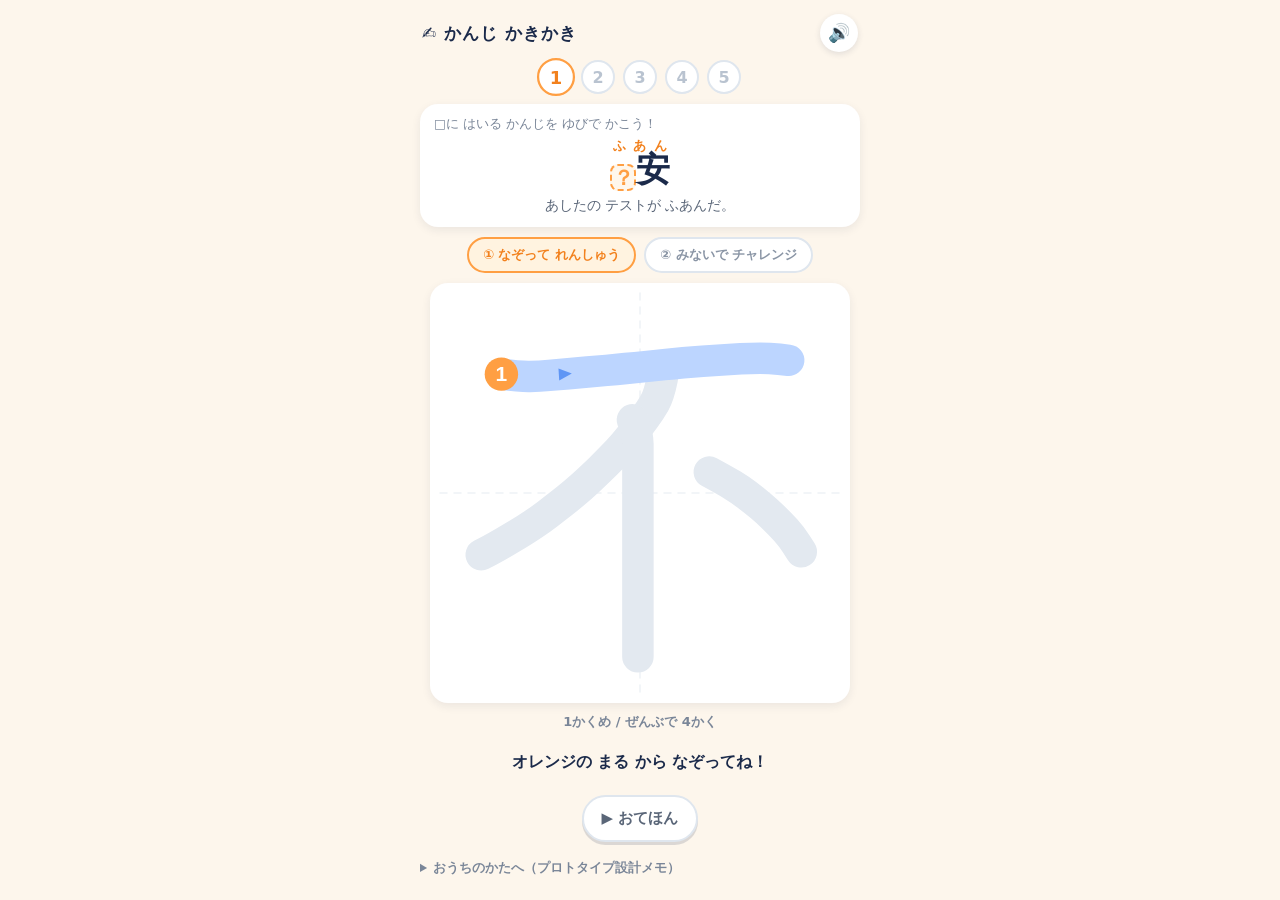
<file: kanji-writing-demo/index.html>
<!doctype html>
<html lang="ja">
<head>
<meta charset="utf-8">
<meta name="viewport" content="width=device-width, initial-scale=1, maximum-scale=1, user-scalable=no">
<title>かんじ かきかき（プロトタイプ）</title>
<style>
:root{
  --ink:#1b2a4a;
  --paper:#ffffff;
  --bg:#fdf6ec;
  --accent:#ff9f43;
  --accent-deep:#f2811d;
  --good:#2eb872;
  --bad:#e8505b;
  --guide:#dfe6ee;
  --target:#8fb8ff;
  --radius:18px;
}
*{box-sizing:border-box;margin:0;padding:0;-webkit-tap-highlight-color:transparent}
html,body{height:100%}
body{
  font-family:"Hiragino Maru Gothic ProN","BIZ UDGothic","Yu Gothic",system-ui,sans-serif;
  background:var(--bg);
  color:var(--ink);
  overscroll-behavior:none;
  display:flex;flex-direction:column;align-items:center;
  padding:10px 12px 24px;
}
header{
  width:100%;max-width:440px;
  display:flex;align-items:center;justify-content:space-between;
  padding:4px 2px 8px;
}
header h1{font-size:17px;letter-spacing:.06em}
#sound-btn{
  border:none;background:#fff;border-radius:50%;
  width:38px;height:38px;font-size:18px;
  box-shadow:0 2px 6px rgba(27,42,74,.12);cursor:pointer;
}
#progress{
  width:100%;max-width:440px;
  display:flex;gap:8px;justify-content:center;
  margin-bottom:10px;
}
#progress .dot{
  width:34px;height:34px;border-radius:50%;
  background:#fff;border:2px solid var(--guide);
  display:flex;align-items:center;justify-content:center;
  font-size:16px;font-weight:700;color:#b9c3d0;
  transition:all .25s;
}
#progress .dot.now{border-color:var(--accent);color:var(--accent-deep);transform:scale(1.12)}
#progress .dot.done{background:var(--good);border-color:var(--good);color:#fff}
main{width:100%;max-width:440px;display:flex;flex-direction:column;gap:10px}
.card{
  background:var(--paper);border-radius:var(--radius);
  box-shadow:0 3px 10px rgba(27,42,74,.08);
  padding:12px 14px;
}
#prompt-label{font-size:12.5px;color:#7a8698;margin-bottom:6px}
#prompt-word{
  font-size:34px;font-weight:700;text-align:center;line-height:1.2;
}
#prompt-word ruby rt{font-size:13px;color:var(--accent-deep);font-weight:600}
#prompt-word .blank{
  display:inline-flex;align-items:center;justify-content:center;
  width:1.25em;height:1.25em;vertical-align:-0.18em;
  border:2.5px dashed var(--accent);border-radius:8px;
  color:var(--accent);font-size:.62em;
  background:#fff7ec;
}
#prompt-sentence{font-size:13.5px;color:#5a6678;text-align:center;margin-top:6px}
#phase-row{
  display:flex;gap:8px;justify-content:center;align-items:center;
}
.chip{
  font-size:13px;font-weight:700;padding:7px 14px;border-radius:999px;
  border:2px solid var(--guide);background:#fff;color:#8a95a5;
}
.chip.on{border-color:var(--accent);background:#fff3e0;color:var(--accent-deep)}
#board-wrap{
  position:relative;width:100%;
  display:flex;justify-content:center;
}
#board{
  background:#fff;
  border-radius:var(--radius);
  box-shadow:0 3px 10px rgba(27,42,74,.08);
  touch-action:none;
  display:block;
}
#board.shake{animation:shake .35s}
@keyframes shake{
  0%,100%{transform:translateX(0)}
  25%{transform:translateX(-7px)}
  50%{transform:translateX(6px)}
  75%{transform:translateX(-4px)}
}
#feedback{
  min-height:44px;
  display:flex;align-items:center;justify-content:center;
  text-align:center;font-size:15.5px;font-weight:700;
}
#feedback.good{color:var(--good)}
#feedback.bad{color:var(--bad)}
#controls{
  display:flex;gap:8px;justify-content:center;flex-wrap:wrap;
}
button.act{
  font-family:inherit;font-size:15px;font-weight:700;
  padding:12px 18px;border-radius:999px;border:none;cursor:pointer;
  box-shadow:0 3px 0 rgba(27,42,74,.15);
  transition:transform .1s;
}
button.act:active{transform:translateY(2px);box-shadow:none}
button.primary{background:var(--accent);color:#fff}
button.success{background:var(--good);color:#fff}
button.ghost{background:#fff;color:#5a6678;border:2px solid var(--guide)}
button.hidden,.hidden{display:none !important}
#stroke-counter{
  text-align:center;font-size:13px;color:#7a8698;font-weight:700;
}
#celebrate{
  position:fixed;inset:0;pointer-events:none;overflow:hidden;z-index:50;
}
#celebrate span{
  position:absolute;font-size:26px;
  animation:pop 1.1s ease-out forwards;
}
@keyframes pop{
  0%{transform:translateY(0) scale(.4);opacity:0}
  15%{opacity:1}
  100%{transform:translateY(-130px) scale(1.25) rotate(25deg);opacity:0}
}
#result-screen{
  position:fixed;inset:0;background:rgba(253,246,236,.97);z-index:60;
  display:flex;flex-direction:column;align-items:center;justify-content:center;
  gap:14px;padding:20px;
}
#result-screen h2{font-size:26px}
#result-list{display:flex;flex-direction:column;gap:8px}
#result-list .row{
  background:#fff;border-radius:14px;padding:10px 18px;
  display:flex;align-items:center;gap:14px;
  box-shadow:0 2px 8px rgba(27,42,74,.08);
  font-size:22px;font-weight:700;
}
#result-list .row .st{font-size:18px;letter-spacing:2px}
details.memo{
  width:100%;max-width:440px;margin-top:18px;
  font-size:12.5px;color:#7a8698;
}
details.memo summary{cursor:pointer;font-weight:700}
details.memo ul{padding-left:18px;margin-top:6px;line-height:1.7}
</style>
</head>
<body>
<header>
  <h1>✍️ かんじ かきかき</h1>
  <button id="sound-btn" aria-label="おと">🔊</button>
</header>

<div id="progress"></div>

<main>
  <section class="card" id="prompt-card">
    <div id="prompt-label">□に はいる かんじを ゆびで かこう！</div>
    <div id="prompt-word"></div>
    <div id="prompt-sentence"></div>
  </section>

  <div id="phase-row">
    <span class="chip" id="chip-trace">① なぞって れんしゅう</span>
    <span class="chip" id="chip-memory">② みないで チャレンジ</span>
  </div>

  <div id="board-wrap"><canvas id="board"></canvas></div>

  <div id="stroke-counter"></div>
  <div id="feedback"></div>

  <div id="controls">
    <button class="act ghost" id="btn-demo">▶ おてほん</button>
    <button class="act ghost hidden" id="btn-hint">💡 ヒント</button>
    <button class="act ghost hidden" id="btn-undo">↩ ひとつけす</button>
    <button class="act ghost hidden" id="btn-clear">🧽 ぜんぶけす</button>
    <button class="act primary hidden" id="btn-submit">できた！</button>
    <button class="act primary hidden" id="btn-challenge">みないで チャレンジ！</button>
    <button class="act success hidden" id="btn-next">つぎへ →</button>
    <button class="act ghost hidden" id="btn-retry">もういちど</button>
  </div>
</main>

<div id="celebrate"></div>

<div id="result-screen" class="hidden">
  <h2>🎉 きょうの けっか</h2>
  <div id="result-list"></div>
  <button class="act primary" id="btn-restart">もういちど あそぶ</button>
</div>

<details class="memo">
  <summary>おうちのかたへ（プロトタイプ設計メモ）</summary>
  <ul>
    <li>手本の各画を折れ線データで持ち、子どもの指の軌跡と「始点・終点・経路のずれ・長さ」を比べて1画ずつ判定します（外部APIなし・オフライン動作）。</li>
    <li>逆向きに書くと始点が合わず不正解になるため、筆順と運筆方向が自然に身につきます。</li>
    <li>線は毛筆風です。指の速さで太さが変わり、速く抜くと「はらい」の先が細くなります（止めはゆっくり離す）。</li>
    <li>同じ画を3回まちがえると、お手本アニメが自動再生されます。</li>
    <li>「みないでチャレンジ」は手本非表示で、2回失敗するとうすい手本が出ます。</li>
    <li>手本の字形・筆順は <a href="https://kanjivg.tagaini.net/">KanjiVG</a>（© Ulrich Apel, CC BY-SA 3.0）の公式筆順データから生成しています。同じ変換スクリプト（tools/kvg2polyline.py）で小4配当202字へ拡張できます。</li>
    <li>本実装では既存アプリの記録・復習機能と接続する想定です。</li>
  </ul>
</details>

<script>
'use strict';
/* ---------- 問題データ（0〜100の正方形座標・画ごとの折れ線） ----------
   字形・筆順は KanjiVG (https://kanjivg.tagaini.net/, © Ulrich Apel,
   CC BY-SA 3.0) の筆順SVGを tools/kvg2polyline.py で折れ線化したもの。 */
const KANJI = [
  {char:'不', yomi:'ふあん', word:['◻','安'], sentence:'あしたの テストが ふあんだ。',
   strokes:[
     [[17.0,21.7],[21.5,22.3],[26.1,22.2],[30.7,21.8],[35.2,21.4],[39.8,21.0],[44.3,20.6],[48.9,20.1],[53.5,19.7],[58.0,19.2],[62.6,18.8],[67.2,18.5],[71.7,18.2],[76.3,17.9],[80.9,17.9],[85.4,18.4]],
     [[55.3,22.8],[54.5,26.8],[52.4,30.4],[50.0,33.7],[47.5,36.9],[44.8,40.0],[41.9,43.0],[39.0,45.8],[36.0,48.6],[32.8,51.3],[29.6,53.8],[26.3,56.3],[22.9,58.6],[19.4,60.7],[15.9,62.8],[12.2,64.7]],
     [[48.2,32.6],[49.5,36.2],[49.5,40.3],[49.5,44.4],[49.5,48.4],[49.5,52.5],[49.5,56.5],[49.5,60.6],[49.5,64.6],[49.5,68.7],[49.5,72.8],[49.5,76.8],[49.5,80.9],[49.5,84.9],[49.5,89.0]],
     [[66.5,45.0],[70.2,47.0],[73.8,49.2],[77.1,51.7],[80.3,54.4],[83.3,57.3],[86.1,60.4],[88.4,64.0]],
   ]},
  {char:'夫', yomi:'ふうふ', word:['◻','婦'], sentence:'おじさんと おばさんは ふうふだ。',
   strokes:[
     [[27.5,33.2],[31.6,33.5],[35.7,33.2],[39.7,32.7],[43.8,32.2],[47.8,31.8],[51.9,31.3],[56.0,30.9],[60.0,30.5],[64.1,30.2],[68.2,29.9],[72.2,30.3]],
     [[18.6,52.9],[22.7,53.3],[26.9,53.1],[31.0,52.6],[35.2,52.2],[39.3,51.9],[43.5,51.5],[47.7,51.2],[51.8,50.8],[56.0,50.5],[60.2,50.2],[64.3,49.9],[68.5,49.6],[72.7,49.3],[76.8,49.2],[81.0,49.6]],
     [[48.5,13.1],[49.5,18.8],[49.5,24.7],[49.4,30.6],[49.0,36.4],[48.3,42.3],[47.2,48.1],[45.8,53.8],[43.9,59.3],[41.4,64.7],[38.3,69.7],[34.7,74.3],[30.5,78.5],[26.0,82.2],[21.1,85.5],[16.1,88.5]],
     [[49.5,51.1],[52.2,54.2],[54.9,57.3],[57.7,60.3],[60.5,63.3],[63.3,66.3],[66.2,69.2],[69.2,72.0],[72.1,74.8],[75.2,77.6],[78.3,80.2],[81.6,82.7],[84.9,85.0],[88.5,86.9]],
   ]},
  {char:'失', yomi:'うしなう', word:['◻','う'], sentence:'しあいに まけて、じしんを うしなう。',
   strokes:[
     [[33.5,21.2],[32.5,25.5],[30.4,29.4],[27.9,33.1],[25.1,36.5],[22.1,39.8],[18.9,42.9]],
     [[30.0,35.2],[34.3,35.4],[38.6,35.0],[42.8,34.5],[47.1,34.0],[51.4,33.5],[55.6,33.0],[59.9,32.6],[64.2,32.2],[68.4,32.0],[72.7,32.3]],
     [[18.1,55.2],[22.3,55.7],[26.5,55.3],[30.7,54.8],[34.8,54.2],[39.0,53.7],[43.2,53.2],[47.4,52.7],[51.6,52.2],[55.8,51.8],[60.0,51.4],[64.2,51.0],[68.4,50.6],[72.6,50.3],[76.8,50.2],[81.0,50.7]],
     [[49.2,13.1],[50.0,18.8],[49.9,24.7],[49.7,30.5],[49.2,36.4],[48.5,42.2],[47.4,48.0],[46.0,53.6],[44.1,59.2],[41.7,64.5],[38.6,69.5],[35.0,74.1],[30.8,78.2],[26.2,81.8],[21.2,84.9],[16.1,87.6]],
     [[50.0,52.8],[52.7,55.9],[55.5,59.2],[58.2,62.4],[61.0,65.6],[63.8,68.7],[66.6,71.8],[69.5,74.9],[72.5,77.9],[75.6,80.7],[78.9,83.4],[82.4,85.7],[86.2,87.4]],
   ]},
  {char:'未', yomi:'みらい', word:['◻','来'], sentence:'みらいの ゆめを かんがえる。',
   strokes:[
     [[27.6,28.2],[31.7,28.5],[35.8,28.1],[39.8,27.5],[43.8,27.0],[47.9,26.5],[51.9,26.0],[56.0,25.5],[60.0,25.1],[64.1,24.6],[68.1,24.3],[72.2,24.4]],
     [[15.3,47.0],[19.9,47.7],[24.5,47.3],[29.1,46.7],[33.7,46.2],[38.4,45.7],[43.0,45.1],[47.6,44.6],[52.2,44.2],[56.8,43.7],[61.4,43.3],[66.1,42.8],[70.7,42.4],[75.3,42.0],[80.0,41.8],[84.6,42.2]],
     [[48.3,10.1],[50.1,15.1],[50.1,20.6],[50.1,26.0],[50.1,31.5],[50.1,37.0],[50.1,42.5],[50.1,47.9],[50.1,53.4],[50.1,58.9],[50.0,64.4],[50.0,69.8],[50.0,75.3],[50.0,80.8],[50.0,86.3],[50.0,91.7]],
     [[47.2,45.2],[45.7,49.0],[43.2,52.5],[40.6,55.8],[37.8,59.0],[34.9,62.1],[32.0,65.1],[28.9,68.0],[25.7,70.8],[22.4,73.5],[19.0,76.0],[15.4,78.3],[11.7,80.3]],
     [[51.5,45.6],[54.2,48.5],[57.0,51.4],[59.8,54.2],[62.6,56.9],[65.5,59.7],[68.3,62.4],[71.2,65.1],[74.2,67.7],[77.2,70.4],[80.2,72.9],[83.5,75.1],[87.0,76.8]],
   ]},
  {char:'末', yomi:'しゅうまつ', word:['週','◻'], sentence:'しゅうまつに こうえんへ いく。',
   strokes:[
     [[16.3,28.6],[20.8,29.3],[25.3,29.1],[29.8,28.6],[34.3,28.1],[38.8,27.6],[43.3,27.2],[47.8,26.8],[52.3,26.3],[56.8,25.9],[61.4,25.6],[65.9,25.2],[70.4,24.8],[74.9,24.5],[79.4,24.4],[83.9,24.8]],
     [[24.9,47.5],[29.0,47.9],[33.2,47.5],[37.4,46.9],[41.6,46.4],[45.8,45.9],[49.9,45.4],[54.1,45.0],[58.3,44.6],[62.5,44.2],[66.7,43.9],[70.9,43.7],[75.1,44.0]],
     [[48.2,9.9],[50.2,14.7],[50.2,20.2],[50.2,25.7],[50.2,31.1],[50.2,36.6],[50.2,42.1],[50.2,47.5],[50.2,53.0],[50.2,58.5],[50.2,63.9],[50.2,69.4],[50.2,74.9],[50.2,80.4],[50.2,85.8],[50.2,91.3]],
     [[48.9,46.3],[47.3,50.3],[44.8,53.8],[42.2,57.1],[39.3,60.3],[36.4,63.5],[33.3,66.5],[30.2,69.4],[26.9,72.2],[23.5,74.8],[20.0,77.3],[16.4,79.6],[12.6,81.7]],
     [[51.0,47.6],[53.8,50.7],[56.7,53.7],[59.6,56.7],[62.6,59.6],[65.6,62.5],[68.6,65.4],[71.6,68.3],[74.7,71.2],[77.8,74.0],[81.0,76.6],[84.6,78.7]],
   ]},
];

/* ---------- 状態 ---------- */
let ki = 0;                 // いま何문字目
let phase = 'trace';        // trace | trace-done | memory | memory-review | kanji-done
let strokeIndex = 0;        // trace: 次に書く画
let userStrokes = [];       // 確定した指の軌跡 [{pts, w, ok}]
let livePts = null;         // 描画中の軌跡
let liveW = null;           // 描画中の筆圧（速度から推定した太さ係数）
let liveV = null;           // 描画中の生の速度（払い検出用・平滑化なし）
let liveLastT = 0;          // 直前サンプルの時刻
let liveF = 0.55;           // 平滑化した太さ係数
let missesThisStroke = 0;
let missesTotal = 0;
let memoryFails = 0;
let showHintTemplate = false;
let stars = KANJI.map(()=>0);
let demo = null;            // {strokeIdxList, cur, t0} お手本アニメ
let fadeStroke = null;      // {pts, t0} 不正解の赤フェード
let soundOn = true;
let activePointer = null;

/* ---------- DOM ---------- */
const $ = id => document.getElementById(id);
const board = $('board'), ctx = board.getContext('2d');
const feedback = $('feedback');
const els = {
  demoB:$('btn-demo'), hintB:$('btn-hint'), undoB:$('btn-undo'), clearB:$('btn-clear'),
  submitB:$('btn-submit'), chalB:$('btn-challenge'), nextB:$('btn-next'), retryB:$('btn-retry'),
  chipT:$('chip-trace'), chipM:$('chip-memory'),
};

/* ---------- キャンバス寸法 ---------- */
let SIZE = 320;
function fitCanvas(){
  SIZE = Math.min(window.innerWidth - 28, 420, Math.floor(window.innerHeight * 0.48));
  SIZE = Math.max(SIZE, 240);
  const dpr = window.devicePixelRatio || 1;
  board.style.width = SIZE + 'px';
  board.style.height = SIZE + 'px';
  board.width = SIZE * dpr;
  board.height = SIZE * dpr;
  ctx.setTransform(dpr, 0, 0, dpr, 0, 0);
}
const px = v => v / 100 * SIZE;

/* ---------- 幾何ユーティリティ ---------- */
const dist = (a,b) => Math.hypot(a[0]-b[0], a[1]-b[1]);
function pathLen(p){ let l=0; for(let i=1;i<p.length;i++) l+=dist(p[i-1],p[i]); return l; }
function resample(p, n){
  if(p.length===1) return Array(n).fill(p[0]);
  const total = pathLen(p) || 1e-6, step = total/(n-1), out=[p[0]];
  let acc=0, i=1, prev=p[0];
  while(out.length<n-1 && i<p.length){
    const d = dist(prev,p[i]);
    if(acc+d >= step){
      const t=(step-acc)/d;
      const q=[prev[0]+(p[i][0]-prev[0])*t, prev[1]+(p[i][1]-prev[1])*t];
      out.push(q); prev=q; acc=0;
    }else{ acc+=d; prev=p[i]; i++; }
  }
  while(out.length<n) out.push(p[p.length-1]);
  return out;
}
/* 1画の判定：始点・終点・平均ずれ・長さ比 */
function judgeStroke(user, tmpl, strict){
  const T = strict
    ? {se:20, avg:13, rLo:.4, rHi:2.2}   // なぞり
    : {se:27, avg:18, rLo:.35, rHi:2.6}; // みないで
  const lenT = pathLen(tmpl), lenU = pathLen(user);
  if(lenT < 20){ // 点・短い画
    return dist(user[0],tmpl[0]) < T.se+4 && dist(user[user.length-1],tmpl[tmpl.length-1]) < T.se+6 && lenU < 45;
  }
  if(lenU < 6) return false;
  const r = lenU/lenT;
  if(r < T.rLo || r > T.rHi) return false;
  const u = resample(user,24), t = resample(tmpl,24);
  if(dist(u[0],t[0]) > T.se) return false;
  if(dist(u[23],t[23]) > T.se) return false;
  let avg=0; for(let i=0;i<24;i++) avg+=dist(u[i],t[i]);
  return (avg/24) < T.avg;
}

/* ---------- 毛筆風レンダリング ----------
   指の速さから太さ係数を推定：ゆっくり＝太い（筆を押しつける）、
   速い＝細い（筆が走る）。速いまま指を離すと「はらい」として先端を細く絞る。 */
const INK = '#1e1e28'; // 墨色
function brushBase(){ return SIZE*0.062; }
function widthFactor(v){ // v: 距離(0-100系)/ms
  return Math.min(1.15, Math.max(0.3, 1.28 - v*3.2));
}
function finishBrush(pts, w, v){
  const n = pts.length;
  if(n < 4) return w;
  // 末尾が「速い」＝はらい。太く書いていても、離す直前が加速していれば先を細くする。
  // 判定は平滑化した太さではなく、指の生の速度で行う（太い→速い払いを取りこぼさない）。
  const tail = Math.min(n-1, Math.max(3, Math.round(n*0.4)));
  let endV = 0;
  for(let i=n-tail;i<n;i++) endV += v[i];
  endV /= tail;
  const sorted = v.slice(1).sort((a,b)=>a-b);
  const medV = sorted.length ? sorted[sorted.length>>1] : 0;
  const isHarai = endV > 0.13 || endV > 1.4*medV;
  if(isHarai){
    const w0 = w[n-tail]; // 払い始めの太さ（太いままでもここから細く抜く）
    for(let i=0;i<tail;i++){
      const j = n-tail+i;
      const f = i/(tail-1);      // 0（払い始め）→1（穂先）
      w[j] = Math.min(w[j], w0*(1-f) + 0.06);
    }
  }
  return w;
}
function drawBrush(pts, w, color){
  const base = brushBase();
  ctx.strokeStyle = color; ctx.fillStyle = color;
  ctx.lineCap = 'round'; ctx.lineJoin = 'round';
  if(pts.length === 1){
    ctx.beginPath();
    ctx.arc(px(pts[0][0]), px(pts[0][1]), Math.max(1, w[0]*base/2), 0, 7);
    ctx.fill();
    return;
  }
  for(let i=1;i<pts.length;i++){
    ctx.beginPath();
    ctx.moveTo(px(pts[i-1][0]), px(pts[i-1][1]));
    ctx.lineTo(px(pts[i][0]), px(pts[i][1]));
    ctx.lineWidth = Math.max(0.6, (w[i-1]+w[i])/2*base);
    ctx.stroke();
  }
}

/* ---------- 描画 ---------- */
function drawPoly(pts, color, w, prog){
  if(pts.length<2) { // 点
    ctx.fillStyle=color;
    ctx.beginPath(); ctx.arc(px(pts[0][0]),px(pts[0][1]),w/2,0,7); ctx.fill();
    return;
  }
  let p = pts;
  if(prog !== undefined && prog < 1){
    const n = Math.max(2, Math.ceil(pts.length*prog));
    p = resample(pts, 30).slice(0, Math.max(2, Math.round(30*prog)));
  }
  ctx.strokeStyle=color; ctx.lineWidth=w;
  ctx.lineCap='round'; ctx.lineJoin='round';
  ctx.beginPath();
  ctx.moveTo(px(p[0][0]), px(p[0][1]));
  for(let i=1;i<p.length-1;i++){
    const mx=(p[i][0]+p[i+1][0])/2, my=(p[i][1]+p[i+1][1])/2;
    ctx.quadraticCurveTo(px(p[i][0]),px(p[i][1]),px(mx),px(my));
  }
  const last=p[p.length-1];
  ctx.lineTo(px(last[0]),px(last[1]));
  ctx.stroke();
}
function drawGrid(){
  ctx.clearRect(0,0,SIZE,SIZE);
  ctx.strokeStyle='#eef2f6'; ctx.lineWidth=1.5; ctx.setLineDash([7,7]);
  ctx.beginPath();
  ctx.moveTo(SIZE/2,10); ctx.lineTo(SIZE/2,SIZE-10);
  ctx.moveTo(10,SIZE/2); ctx.lineTo(SIZE-10,SIZE/2);
  ctx.stroke(); ctx.setLineDash([]);
}
function render(now){
  drawGrid();
  const k = KANJI[ki];
  const tW = SIZE*0.075, uW = SIZE*0.06;

  if(phase==='trace' || phase==='trace-done'){
    k.strokes.forEach((s,i)=>{
      if(phase==='trace' && i===strokeIndex) return;
      drawPoly(s, '#e3e9f0', tW);
    });
    if(phase==='trace' && strokeIndex < k.strokes.length){
      const s = k.strokes[strokeIndex];
      drawPoly(s, '#bcd5ff', tW);
      // 方向矢じるし（15%地点）
      const r24 = resample(s,24);
      const a=r24[2], b=r24[5];
      const ang=Math.atan2(b[1]-a[1],b[0]-a[0]);
      ctx.fillStyle='#5f96f5';
      ctx.save();
      ctx.translate(px(b[0]),px(b[1])); ctx.rotate(ang);
      ctx.beginPath(); ctx.moveTo(8,0); ctx.lineTo(-5,-6); ctx.lineTo(-5,6); ctx.closePath(); ctx.fill();
      ctx.restore();
      // 始点の番号つきパルス
      const pulse = 1 + 0.18*Math.sin(now/280);
      const r = SIZE*0.045*pulse;
      ctx.fillStyle='#ff9f43';
      ctx.beginPath(); ctx.arc(px(s[0][0]),px(s[0][1]),r,0,7); ctx.fill();
      ctx.fillStyle='#fff';
      ctx.font=`700 ${Math.round(SIZE*0.05)}px sans-serif`;
      ctx.textAlign='center'; ctx.textBaseline='middle';
      ctx.fillText(String(strokeIndex+1), px(s[0][0]), px(s[0][1])+1);
    }
  }
  if(phase==='memory' && showHintTemplate){
    k.strokes.forEach(s=>drawPoly(s,'#eff3f8',tW));
  }
  if(phase==='memory-review'){
    k.strokes.forEach(s=>drawPoly(s,'#e3e9f0',tW));
  }

  userStrokes.forEach(st=>{
    let c = INK;
    if(phase==='memory-review') c = st.ok ? '#2eb872' : '#e8505b';
    drawBrush(st.pts, st.w, c);
  });

  if(livePts && livePts.length) drawBrush(livePts, liveW, INK);

  if(fadeStroke){
    const t=(now-fadeStroke.t0)/700;
    if(t>=1) fadeStroke=null;
    else{ ctx.globalAlpha=1-t; drawBrush(fadeStroke.pts,fadeStroke.w,'#e8505b'); ctx.globalAlpha=1; }
  }

  if(demo){
    const DUR=650, GAP=280;
    const el=now-demo.t0;
    const idx=demo.list[demo.cur];
    for(let j=0;j<demo.cur;j++) drawPoly(k.strokes[demo.list[j]], '#ff9f43', tW);
    const t=Math.min(el/DUR,1);
    drawPoly(k.strokes[idx], '#ff9f43', tW, t);
    if(el>DUR+GAP){
      demo.cur++;
      if(demo.cur>=demo.list.length){ demo=null; setMsg(demoDoneMsg()); }
      else demo.t0=now;
    }
  }
  requestAnimationFrame(render);
}

/* ---------- 効果音・バイブ ---------- */
let audioCtx=null;
function beep(freqs){
  if(!soundOn) return;
  try{
    audioCtx = audioCtx || new (window.AudioContext||window.webkitAudioContext)();
    freqs.forEach((f,i)=>{
      const o=audioCtx.createOscillator(), g=audioCtx.createGain();
      o.frequency.value=f; o.type='sine';
      g.gain.setValueAtTime(0.12, audioCtx.currentTime+i*0.09);
      g.gain.exponentialRampToValueAtTime(0.001, audioCtx.currentTime+i*0.09+0.15);
      o.connect(g).connect(audioCtx.destination);
      o.start(audioCtx.currentTime+i*0.09); o.stop(audioCtx.currentTime+i*0.09+0.16);
    });
  }catch(e){}
}
const vibe = p => { try{ navigator.vibrate && navigator.vibrate(p); }catch(e){} };

/* ---------- UI 更新 ---------- */
function setMsg(text, cls){
  feedback.textContent = text;
  feedback.className = cls || '';
}
function demoDoneMsg(){
  return phase==='trace' ? `${strokeIndex+1}かくめを なぞろう！` : 'おぼえたかな？かいてみよう！';
}
function showButtons(ids){
  ['demoB','hintB','undoB','clearB','submitB','chalB','nextB','retryB'].forEach(n=>{
    els[n].classList.toggle('hidden', !ids.includes(n));
  });
}
function updateChips(){
  els.chipT.classList.toggle('on', phase==='trace'||phase==='trace-done');
  els.chipM.classList.toggle('on', phase==='memory'||phase==='memory-review');
}
function updateCounter(){
  const k=KANJI[ki];
  const c=$('stroke-counter');
  if(phase==='trace') c.textContent = `${Math.min(strokeIndex+1,k.strokes.length)}かくめ / ぜんぶで ${k.strokes.length}かく`;
  else if(phase==='memory'||phase==='memory-review') c.textContent = `かいたのは ${userStrokes.length}かく（この かんじは ${k.strokes.length}かく）`;
  else c.textContent='';
}
function updateProgress(){
  const p=$('progress'); p.innerHTML='';
  KANJI.forEach((k,i)=>{
    const d=document.createElement('div');
    d.className='dot'+(i===ki?' now':'')+(stars[i]>0?' done':'');
    d.textContent = stars[i]>0 ? '✓' : (i+1);
    p.appendChild(d);
  });
}
function updatePrompt(){
  const k=KANJI[ki];
  const w=$('prompt-word');
  const inner = k.word.map(ch => ch==='◻' ? '<span class="blank">？</span>' : ch).join('');
  w.innerHTML = `<ruby>${inner}<rt>${k.yomi}</rt></ruby>`;
  $('prompt-sentence').textContent = k.sentence;
}

/* ---------- フェーズ遷移 ---------- */
function startTrace(){
  phase='trace'; strokeIndex=0; userStrokes=[]; livePts=null;
  missesThisStroke=0; missesTotal=0; demo=null;
  updateChips(); updateCounter(); updatePrompt(); updateProgress();
  showButtons(['demoB']);
  setMsg('オレンジの まる から なぞってね！');
}
function traceCleared(){
  phase='trace-done';
  stars[ki]=Math.max(stars[ki],1);
  updateChips(); updateCounter(); updateProgress();
  celebrate();
  beep([523,659,784]); vibe([30,40,60]);
  setMsg(missesTotal===0 ? 'パーフェクト！じょうずに かけたね！' : 'できた！すごい！', 'good');
  showButtons(['chalB','nextB']);
}
function startMemory(){
  phase='memory'; userStrokes=[]; livePts=null;
  memoryFails=0; showHintTemplate=false; demo=null;
  updateChips(); updateCounter();
  showButtons(['hintB','undoB','clearB','submitB']);
  setMsg('おてほんなしで かいてみよう！');
}
function memoryCleared(){
  phase='kanji-done';
  stars[ki]=Math.max(stars[ki], (memoryFails===0 && !showHintTemplate) ? 3 : 2);
  updateProgress(); updateCounter();
  celebrate(); celebrate();
  beep([523,659,784,1046]); vibe([30,40,30,40,80]);
  setMsg('みないで かけた！てんさい！', 'good');
  showButtons(['nextB']);
}
function nextKanji(){
  if(ki < KANJI.length-1){ ki++; startTrace(); }
  else showResult();
}
function showResult(){
  $('result-screen').classList.remove('hidden');
  const list=$('result-list'); list.innerHTML='';
  KANJI.forEach((k,i)=>{
    const row=document.createElement('div'); row.className='row';
    const st = '⭐'.repeat(stars[i]) + '☆'.repeat(3-stars[i]);
    row.innerHTML=`<span>${k.char}</span><span class="st">${st}</span>`;
    list.appendChild(row);
  });
}
function celebrate(){
  const c=$('celebrate');
  const emo=['⭐','🎉','✨','💮','🌟'];
  for(let i=0;i<10;i++){
    const s=document.createElement('span');
    s.textContent=emo[Math.floor(Math.random()*emo.length)];
    s.style.left=(15+Math.random()*70)+'%';
    s.style.top=(35+Math.random()*35)+'%';
    s.style.animationDelay=(Math.random()*0.25)+'s';
    c.appendChild(s);
    setTimeout(()=>s.remove(),1500);
  }
}

/* ---------- 入力 ---------- */
function evtPos(e){
  const r=board.getBoundingClientRect();
  return [ (e.clientX-r.left)/r.width*100, (e.clientY-r.top)/r.height*100 ];
}
board.addEventListener('pointerdown', e=>{
  if(demo) return;
  if(!(phase==='trace'||phase==='memory')) return;
  if(activePointer!==null) return;
  activePointer=e.pointerId;
  board.setPointerCapture(e.pointerId);
  livePts=[evtPos(e)];
  liveW=[0.55]; liveV=[0]; liveF=0.55; liveLastT=performance.now();
  e.preventDefault();
});
board.addEventListener('pointermove', e=>{
  if(e.pointerId!==activePointer || !livePts) return;
  const p=evtPos(e);
  const last=livePts[livePts.length-1];
  if(dist(p,last)>0.8){
    const now=performance.now();
    const dt=Math.max(now-liveLastT,1); liveLastT=now;
    const v=dist(p,last)/dt;
    liveF = liveF*0.6 + widthFactor(v)*0.4;
    livePts.push(p); liveW.push(liveF); liveV.push(v);
  }
});
function endStroke(e){
  if(e.pointerId!==activePointer) return;
  activePointer=null;
  const pts=livePts, w=liveW, v=liveV; livePts=null; liveW=null; liveV=null;
  if(!pts || pts.length===0) return;
  finishBrush(pts, w, v);
  const k=KANJI[ki];

  if(phase==='trace'){
    const tmpl=k.strokes[strokeIndex];
    if(pts.length<2 && pathLen(tmpl)>=20){ return; } // ただのタップは無視
    if(judgeStroke(pts,tmpl,true)){
      userStrokes.push({pts, w, ok:true});
      strokeIndex++; missesThisStroke=0;
      beep([740]); vibe(25);
      if(strokeIndex>=k.strokes.length) traceCleared();
      else { setMsg(`いいね！つぎは ${strokeIndex+1}かくめ！`,'good'); updateCounter(); }
    }else{
      missesThisStroke++; missesTotal++;
      fadeStroke={pts,w,t0:performance.now()};
      board.classList.remove('shake'); void board.offsetWidth; board.classList.add('shake');
      beep([180]); vibe([60,50,60]);
      if(missesThisStroke>=3){
        setMsg('おてほんを みてみよう！','bad');
        demo={list:[strokeIndex],cur:0,t0:performance.now()};
        missesThisStroke=0;
      }else{
        setMsg('おしい！オレンジの まる から やじるしの ほうこうへ！','bad');
      }
    }
  }else if(phase==='memory'){
    if(pts.length<2){ return; }
    userStrokes.push({pts, w, ok:null});
    updateCounter();
    vibe(15);
  }
}
board.addEventListener('pointerup', endStroke);
board.addEventListener('pointercancel', endStroke);

/* ---------- ボタン ---------- */
els.demoB.addEventListener('click', ()=>{
  if(demo) return;
  const k=KANJI[ki];
  demo={list:k.strokes.map((_,i)=>i),cur:0,t0:performance.now()};
  setMsg('おてほんを よくみてね！');
});
els.hintB.addEventListener('click', ()=>{
  showHintTemplate=true;
  setTimeout(()=>{ if(phase==='memory'){showHintTemplate=false;} },1200);
});
els.undoB.addEventListener('click', ()=>{ userStrokes.pop(); updateCounter(); });
els.clearB.addEventListener('click', ()=>{ userStrokes=[]; updateCounter(); });
els.submitB.addEventListener('click', ()=>{
  const k=KANJI[ki];
  if(userStrokes.length===0) return;
  if(userStrokes.length!==k.strokes.length){
    memoryFails++;
    setMsg(`かくすうが ちがうよ！この かんじは ${k.strokes.length}かくだよ。`,'bad');
    beep([180]); vibe([60,50,60]);
    if(memoryFails>=2){ showHintTemplate=true; setMsg(`うすい おてほんを だしたよ。${k.strokes.length}かくで かいてみよう！`,'bad'); }
    return;
  }
  let allOk=true;
  userStrokes.forEach((st,i)=>{
    st.ok=judgeStroke(st.pts,k.strokes[i],false);
    if(!st.ok) allOk=false;
  });
  if(allOk){ memoryCleared(); }
  else{
    phase='memory-review';
    memoryFails++;
    updateChips();
    setMsg('あかい ところが ちがうよ。おてほんと くらべてみよう！','bad');
    beep([220]); vibe([60,50,60]);
    showButtons(['retryB']);
  }
});
els.retryB.addEventListener('click', ()=>{
  phase='memory'; userStrokes=[];
  if(memoryFails>=2) showHintTemplate=true;
  updateChips(); updateCounter();
  showButtons(['hintB','undoB','clearB','submitB']);
  setMsg(showHintTemplate ? 'うすい おてほんを なぞってもいいよ！' : 'もういちど チャレンジ！');
});
els.chalB.addEventListener('click', startMemory);
els.nextB.addEventListener('click', nextKanji);
$('btn-restart').addEventListener('click', ()=>{
  $('result-screen').classList.add('hidden');
  ki=0; stars=KANJI.map(()=>0); startTrace();
});
$('sound-btn').addEventListener('click', e=>{
  soundOn=!soundOn;
  e.currentTarget.textContent = soundOn?'🔊':'🔇';
});

/* ---------- 起動 ---------- */
window.addEventListener('resize', fitCanvas);
fitCanvas();
startTrace();
requestAnimationFrame(render);
</script>
</body>
</html>
</file>
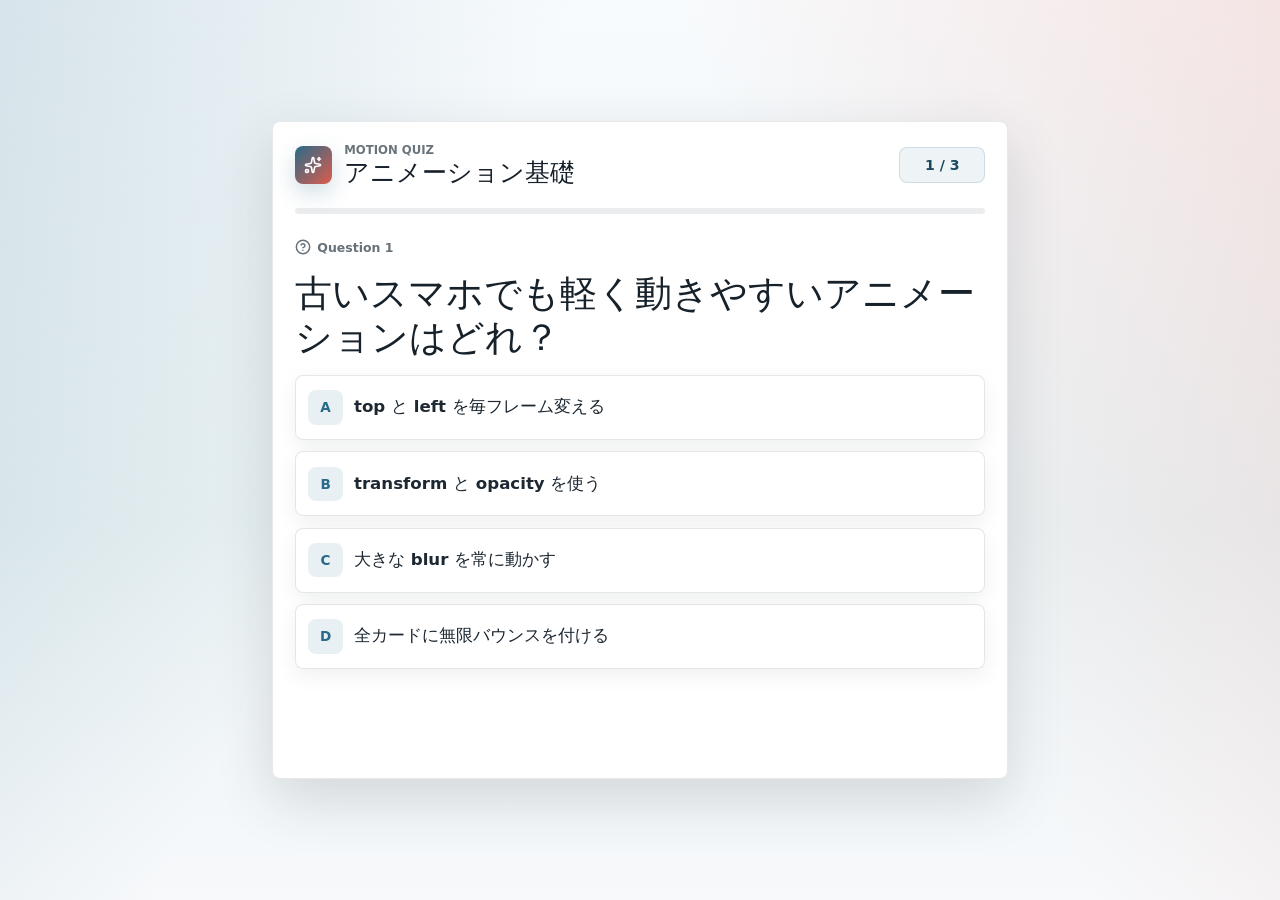
<file: motion-quiz-demo/index.html>
<!doctype html>
<html lang="ja">
  <head>
    <meta charset="UTF-8" />
    <meta name="viewport" content="width=device-width, initial-scale=1.0" />
    <meta name="theme-color" content="#f8fbfd" />
    <link
      rel="icon"
      href="data:image/svg+xml,%3Csvg xmlns='http://www.w3.org/2000/svg' viewBox='0 0 64 64'%3E%3Crect width='64' height='64' rx='14' fill='%23286a88'/%3E%3Cpath d='M19 34.5 28 43l17-22' fill='none' stroke='white' stroke-width='7' stroke-linecap='round' stroke-linejoin='round'/%3E%3C/svg%3E"
    />
    <title>Motion Quiz Demo</title>
    <style>
      :root {
        color: #17202a;
        background: #f5f8fb;
        font-family:
          Inter, ui-sans-serif, system-ui, -apple-system, BlinkMacSystemFont,
          "Segoe UI", sans-serif;
        font-synthesis: none;
        text-rendering: optimizeLegibility;
        -webkit-font-smoothing: antialiased;
        --ease-out: cubic-bezier(0.22, 1, 0.36, 1);
        --ease-snap: cubic-bezier(0.2, 0.9, 0.2, 1.18);
      }

      * {
        box-sizing: border-box;
      }

      html,
      body {
        min-height: 100%;
        margin: 0;
      }

      button {
        font: inherit;
        -webkit-tap-highlight-color: transparent;
      }

      .quiz-shell {
        display: grid;
        min-height: 100svh;
        place-items: center;
        padding: clamp(0.85rem, 3vw, 2rem);
        color: #17202a;
        background:
          linear-gradient(115deg, rgba(40, 106, 136, 0.16), transparent 34%),
          linear-gradient(245deg, rgba(221, 92, 77, 0.14), transparent 36%),
          linear-gradient(180deg, #f8fbfd, #eaf2f4 58%, #f7f9fb);
      }

      .quiz-frame {
        width: min(100%, 46rem);
        overflow: hidden;
        border: 1px solid rgba(23, 32, 42, 0.1);
        border-radius: 8px;
        background:
          linear-gradient(180deg, rgba(255, 255, 255, 0.84), rgba(255, 255, 255, 0.62)),
          #ffffff;
        box-shadow:
          0 1.3rem 3.5rem rgba(42, 52, 60, 0.16),
          inset 0 1px 0 rgba(255, 255, 255, 0.88);
      }

      .quiz-header {
        display: flex;
        align-items: center;
        justify-content: space-between;
        gap: 1rem;
        padding: clamp(1rem, 3vw, 1.35rem);
      }

      .brand-lockup {
        display: flex;
        align-items: center;
        min-width: 0;
        gap: 0.75rem;
      }

      .brand-icon {
        display: grid;
        width: 2.35rem;
        height: 2.35rem;
        flex: 0 0 auto;
        place-items: center;
        border-radius: 8px;
        color: #ffffff;
        background: linear-gradient(135deg, #286a88, #dd5c4d);
        box-shadow: 0 0.55rem 1.4rem rgba(40, 106, 136, 0.22);
      }

      .brand-lockup p,
      .eyebrow {
        margin: 0;
        color: #6a747c;
        font-size: 0.73rem;
        font-weight: 780;
        letter-spacing: 0;
        text-transform: uppercase;
      }

      .brand-lockup h1 {
        margin: 0.1rem 0 0;
        overflow-wrap: anywhere;
        font-size: clamp(1.1rem, 4vw, 1.55rem);
        line-height: 1.12;
        letter-spacing: 0;
      }

      .score-pill {
        display: inline-grid;
        min-width: 5.4rem;
        min-height: 2.25rem;
        flex: 0 0 auto;
        place-items: center;
        padding: 0.42rem 0.7rem;
        border: 1px solid rgba(40, 106, 136, 0.16);
        border-radius: 8px;
        color: #18495e;
        background: rgba(40, 106, 136, 0.08);
        font-size: 0.88rem;
        font-weight: 820;
      }

      .progress-track {
        height: 0.36rem;
        margin: 0 clamp(1rem, 3vw, 1.35rem);
        overflow: hidden;
        border-radius: 999px;
        background: rgba(23, 32, 42, 0.08);
      }

      .progress-track span {
        display: block;
        height: 100%;
        width: 0;
        border-radius: inherit;
        background: linear-gradient(90deg, #286a88, #7a9551, #dd5c4d);
        transition: width 420ms var(--ease-out);
      }

      .question-card,
      .result-panel {
        padding: clamp(1rem, 3vw, 1.35rem);
      }

      .question-card {
        animation: card-in 360ms var(--ease-out) both;
      }

      .question-meta {
        display: flex;
        justify-content: space-between;
        min-height: 1.5rem;
      }

      .question-meta span {
        display: inline-flex;
        align-items: center;
        gap: 0.42rem;
        color: #667179;
        font-size: 0.78rem;
        font-weight: 760;
      }

      .question-card h2,
      .result-panel h2 {
        margin: 0.8rem 0 1rem;
        color: #16212a;
        font-size: clamp(1.35rem, 5.2vw, 2.3rem);
        line-height: 1.18;
        letter-spacing: 0;
      }

      .choice-grid {
        display: grid;
        gap: 0.72rem;
      }

      .choice-button {
        position: relative;
        display: grid;
        grid-template-columns: 2.15rem minmax(0, 1fr) 1.7rem;
        align-items: center;
        min-height: 4.05rem;
        width: 100%;
        gap: 0.7rem;
        padding: 0.72rem 0.8rem;
        overflow: hidden;
        border: 1px solid rgba(23, 32, 42, 0.11);
        border-radius: 8px;
        color: #1d2832;
        cursor: pointer;
        text-align: left;
        background: rgba(255, 255, 255, 0.76);
        box-shadow: 0 0.45rem 1.2rem rgba(42, 52, 60, 0.07);
        opacity: 0;
        transform: translate3d(0, 12px, 0);
        animation: option-in 420ms var(--ease-out) forwards;
        animation-delay: var(--stagger);
        transition:
          border-color 190ms ease,
          background 190ms ease,
          box-shadow 190ms ease,
          color 190ms ease,
          transform 190ms var(--ease-snap);
      }

      .choice-button::before {
        position: absolute;
        inset: 0;
        content: "";
        background: linear-gradient(90deg, transparent, rgba(255, 255, 255, 0.56), transparent);
        opacity: 0;
        transform: translate3d(-62%, 0, 0);
        transition:
          opacity 190ms ease,
          transform 360ms var(--ease-out);
      }

      @media (hover: hover) and (pointer: fine) {
        .choice-button:not(:disabled):hover {
          border-color: rgba(40, 106, 136, 0.34);
          box-shadow: 0 0.65rem 1.6rem rgba(42, 52, 60, 0.1);
          transform: translate3d(0, -1px, 0);
        }

        .choice-button:not(:disabled):hover::before {
          opacity: 1;
          transform: translate3d(62%, 0, 0);
        }
      }

      .choice-button:active {
        transform: translate3d(0, 1px, 0) scale(0.992);
      }

      .choice-button:disabled {
        cursor: default;
      }

      .choice-letter {
        display: grid;
        width: 2.15rem;
        height: 2.15rem;
        place-items: center;
        border-radius: 8px;
        color: #286a88;
        background: rgba(40, 106, 136, 0.1);
        font-size: 0.85rem;
        font-weight: 840;
      }

      .choice-text {
        position: relative;
        z-index: 1;
        min-width: 0;
        font-size: clamp(0.95rem, 3.7vw, 1.04rem);
        font-weight: 720;
        line-height: 1.35;
      }

      .choice-state {
        display: grid;
        width: 1.7rem;
        height: 1.7rem;
        place-items: center;
        border-radius: 999px;
      }

      .choice-button.is-selected {
        transform: translate3d(0, -1px, 0) scale(1.006);
      }

      .choice-button.is-correct {
        border-color: rgba(71, 124, 74, 0.48);
        color: #183f20;
        background: linear-gradient(180deg, rgba(232, 246, 221, 0.95), rgba(246, 255, 241, 0.82));
        box-shadow: 0 0.7rem 1.7rem rgba(71, 124, 74, 0.16);
      }

      .choice-button.is-correct .choice-letter,
      .choice-button.is-correct .choice-state {
        color: #ffffff;
        background: #477c4a;
      }

      .choice-button.is-wrong {
        border-color: rgba(183, 74, 60, 0.45);
        color: #6d2a24;
        background: linear-gradient(180deg, rgba(255, 235, 231, 0.98), rgba(255, 248, 244, 0.82));
        animation: wrong-nudge 260ms ease both;
      }

      .choice-button.is-wrong .choice-letter,
      .choice-button.is-wrong .choice-state {
        color: #ffffff;
        background: #b74a3c;
      }

      .feedback-panel {
        display: grid;
        grid-template-columns: minmax(0, 1fr) auto;
        align-items: center;
        gap: 0.9rem;
        min-height: 4.6rem;
        margin-top: 0.9rem;
        padding-top: 0.9rem;
        border-top: 1px solid rgba(23, 32, 42, 0.09);
        opacity: 0;
        transform: translate3d(0, 8px, 0);
        transition:
          opacity 260ms var(--ease-out),
          transform 260ms var(--ease-out);
      }

      .feedback-panel.is-visible {
        opacity: 1;
        transform: translate3d(0, 0, 0);
      }

      .feedback-panel p,
      .result-copy {
        margin: 0;
        color: #52606a;
        font-size: clamp(0.9rem, 3.4vw, 1rem);
        font-weight: 570;
        line-height: 1.58;
      }

      .primary-action {
        display: inline-flex;
        align-items: center;
        justify-content: center;
        gap: 0.45rem;
        min-height: 2.7rem;
        padding: 0.64rem 0.85rem;
        border: 0;
        border-radius: 8px;
        color: #ffffff;
        cursor: pointer;
        background: linear-gradient(135deg, #18495e, #dd5c4d);
        box-shadow: 0 0.7rem 1.5rem rgba(40, 106, 136, 0.2);
        font-weight: 820;
        transition:
          box-shadow 180ms ease,
          transform 180ms var(--ease-snap);
      }

      @media (hover: hover) and (pointer: fine) {
        .primary-action:hover {
          box-shadow: 0 0.9rem 1.8rem rgba(40, 106, 136, 0.25);
          transform: translate3d(0, -1px, 0);
        }
      }

      .primary-action:active {
        transform: translate3d(0, 1px, 0) scale(0.99);
      }

      .result-panel {
        display: grid;
        min-height: 28rem;
        align-content: center;
        justify-items: start;
        animation: result-in 420ms var(--ease-out) both;
      }

      .result-mark {
        display: grid;
        width: 4rem;
        height: 4rem;
        place-items: center;
        border-radius: 8px;
        color: #ffffff;
        background: linear-gradient(135deg, #477c4a, #286a88);
        box-shadow: 0 0.75rem 1.8rem rgba(71, 124, 74, 0.2);
      }

      .result-copy {
        max-width: 34rem;
        margin-bottom: 1.15rem;
      }

      svg {
        display: block;
      }

      @keyframes card-in {
        from {
          opacity: 0;
          transform: translate3d(16px, 0, 0) scale(0.988);
        }
        to {
          opacity: 1;
          transform: translate3d(0, 0, 0) scale(1);
        }
      }

      @keyframes option-in {
        to {
          opacity: 1;
          transform: translate3d(0, 0, 0);
        }
      }

      @keyframes wrong-nudge {
        0%,
        100% {
          transform: translate3d(0, 0, 0);
        }
        35% {
          transform: translate3d(-5px, 0, 0);
        }
        70% {
          transform: translate3d(4px, 0, 0);
        }
      }

      @keyframes result-in {
        from {
          opacity: 0;
          transform: translate3d(0, 14px, 0) scale(0.99);
        }
        to {
          opacity: 1;
          transform: translate3d(0, 0, 0) scale(1);
        }
      }

      @media (max-width: 560px) {
        .quiz-shell {
          align-items: stretch;
          padding: 0;
        }

        .quiz-frame {
          min-height: 100svh;
          border: 0;
          border-radius: 0;
        }

        .quiz-header {
          align-items: flex-start;
        }

        .score-pill {
          min-width: 4.7rem;
        }

        .choice-button {
          grid-template-columns: 2rem minmax(0, 1fr) 1.5rem;
          min-height: 3.9rem;
          padding: 0.68rem;
        }

        .choice-letter {
          width: 2rem;
          height: 2rem;
        }

        .feedback-panel {
          grid-template-columns: 1fr;
        }

        .primary-action {
          width: 100%;
        }
      }

      @media (prefers-reduced-motion: reduce) {
        *,
        *::before,
        *::after {
          scroll-behavior: auto !important;
          transition-duration: 0.001ms !important;
          animation-duration: 0.001ms !important;
          animation-iteration-count: 1 !important;
        }
      }
    </style>
  </head>
  <body>
    <main class="quiz-shell">
      <section class="quiz-frame" aria-label="4択クイズデモ">
        <header class="quiz-header">
          <div class="brand-lockup">
            <span class="brand-icon" aria-hidden="true">
              <svg width="18" height="18" viewBox="0 0 24 24" fill="none" stroke="currentColor" stroke-width="2.2" stroke-linecap="round" stroke-linejoin="round">
                <path d="M11.017 2.814a1 1 0 0 1 1.966 0l1.051 5.558a2 2 0 0 0 1.594 1.594l5.558 1.051a1 1 0 0 1 0 1.966l-5.558 1.051a2 2 0 0 0-1.594 1.594l-1.051 5.558a1 1 0 0 1-1.966 0l-1.051-5.558a2 2 0 0 0-1.594-1.594l-5.558-1.051a1 1 0 0 1 0-1.966l5.558-1.051a2 2 0 0 0 1.594-1.594z" />
                <path d="M20 2v4" />
                <path d="M22 4h-4" />
                <circle cx="4" cy="20" r="2" />
              </svg>
            </span>
            <div>
              <p>Motion Quiz</p>
              <h1>アニメーション基礎</h1>
            </div>
          </div>
          <div class="score-pill" id="score-pill" aria-label="現在のスコア">1 / 3</div>
        </header>

        <div class="progress-track" aria-hidden="true">
          <span id="progress-bar"></span>
        </div>

        <div id="quiz-body"></div>
      </section>
    </main>

    <script>
      const questions = [
        {
          prompt: "古いスマホでも軽く動きやすいアニメーションはどれ？",
          choices: [
            "top と left を毎フレーム変える",
            "transform と opacity を使う",
            "大きな blur を常に動かす",
            "全カードに無限バウンスを付ける",
          ],
          correctIndex: 1,
          note: "transform と opacity はレイアウト計算を増やしにくく、4択クイズの画面遷移に向いています。",
        },
        {
          prompt: "スクロール表示のフェードアップで使いやすい仕組みは？",
          choices: [
            "IntersectionObserver",
            "1msごとの setInterval",
            "巨大なGIF背景",
            "全要素の box-shadow アニメーション",
          ],
          correctIndex: 0,
          note: "IntersectionObserver は見えたタイミングだけ反応できるので、スマホでも扱いやすいです。",
        },
        {
          prompt: "タップできる選択肢のトランシジョンで大切なことは？",
          choices: [
            "押すたびに周囲のレイアウトを動かす",
            "文字が読めないほど回転させる",
            "位置とサイズを安定させる",
            "正解だけ画像を大量に読み込む",
          ],
          correctIndex: 2,
          note: "タップ対象は安定しているほど使いやすく、短いスケール変化や色変化が効果的です。",
        },
      ];

      const body = document.getElementById("quiz-body");
      const progressBar = document.getElementById("progress-bar");
      const scorePill = document.getElementById("score-pill");
      const letters = ["A", "B", "C", "D"];
      let questionIndex = 0;
      let score = 0;
      let selectedIndex = null;

      const icon = {
        help: '<svg width="16" height="16" viewBox="0 0 24 24" fill="none" stroke="currentColor" stroke-width="2.2" stroke-linecap="round" stroke-linejoin="round"><circle cx="12" cy="12" r="10"/><path d="M9.09 9a3 3 0 0 1 5.82 1c0 2-3 3-3 3"/><path d="M12 17h.01"/></svg>',
        check: '<svg width="18" height="18" viewBox="0 0 24 24" fill="none" stroke="currentColor" stroke-width="2.2" stroke-linecap="round" stroke-linejoin="round"><path d="M20 6 9 17l-5-5"/></svg>',
        x: '<svg width="18" height="18" viewBox="0 0 24 24" fill="none" stroke="currentColor" stroke-width="2.2" stroke-linecap="round" stroke-linejoin="round"><path d="M18 6 6 18"/><path d="m6 6 12 12"/></svg>',
        next: '<svg width="18" height="18" viewBox="0 0 24 24" fill="none" stroke="currentColor" stroke-width="2.2" stroke-linecap="round" stroke-linejoin="round"><path d="m9 18 6-6-6-6"/></svg>',
        retry: '<svg width="18" height="18" viewBox="0 0 24 24" fill="none" stroke="currentColor" stroke-width="2.2" stroke-linecap="round" stroke-linejoin="round"><path d="M3 12a9 9 0 0 1 9-9 9.75 9.75 0 0 1 6.74 2.74L21 8"/><path d="M21 3v5h-5"/><path d="M21 12a9 9 0 0 1-9 9 9.75 9.75 0 0 1-6.74-2.74L3 16"/><path d="M8 16H3v5"/></svg>',
      };

      function escapeHtml(value) {
        return value.replace(/[&<>"']/g, (char) => ({
          "&": "&amp;",
          "<": "&lt;",
          ">": "&gt;",
          '"': "&quot;",
          "'": "&#39;",
        })[char]);
      }

      function updateHeader(isFinished = false) {
        const progress = isFinished
          ? 100
          : ((questionIndex + (selectedIndex !== null ? 1 : 0)) / questions.length) * 100;
        progressBar.style.width = `${progress}%`;
        scorePill.textContent = isFinished ? `${score} / ${questions.length}` : `${questionIndex + 1} / ${questions.length}`;
      }

      function renderQuestion() {
        selectedIndex = null;
        updateHeader(false);
        const current = questions[questionIndex];
        body.innerHTML = `
          <section class="question-card">
            <div class="question-meta">
              <span>${icon.help} Question ${questionIndex + 1}</span>
            </div>
            <h2>${escapeHtml(current.prompt)}</h2>
            <div class="choice-grid">
              ${current.choices.map((choice, index) => `
                <button class="choice-button" style="--stagger: ${index * 58}ms" type="button" data-choice="${index}">
                  <span class="choice-letter">${letters[index]}</span>
                  <span class="choice-text">${escapeHtml(choice)}</span>
                  <span class="choice-state" aria-hidden="true"></span>
                </button>
              `).join("")}
            </div>
            <div class="feedback-panel" id="feedback-panel">
              <p>&nbsp;</p>
            </div>
          </section>
        `;

        body.querySelectorAll("[data-choice]").forEach((button) => {
          button.addEventListener("click", () => chooseOption(Number(button.dataset.choice)));
        });
      }

      function chooseOption(index) {
        if (selectedIndex !== null) return;

        selectedIndex = index;
        const current = questions[questionIndex];
        const isCorrect = index === current.correctIndex;
        if (isCorrect) score += 1;
        scorePill.textContent = isCorrect ? "正解" : "もう少し";
        updateHeader(false);

        body.querySelectorAll("[data-choice]").forEach((button) => {
          const choiceIndex = Number(button.dataset.choice);
          button.disabled = true;
          button.classList.toggle("is-selected", choiceIndex === index);
          button.classList.toggle("is-correct", choiceIndex === current.correctIndex);
          button.classList.toggle("is-wrong", choiceIndex === index && !isCorrect);
          const state = button.querySelector(".choice-state");
          state.innerHTML = choiceIndex === current.correctIndex
            ? icon.check
            : choiceIndex === index && !isCorrect
              ? icon.x
              : "";
        });

        const feedback = document.getElementById("feedback-panel");
        const isLast = questionIndex === questions.length - 1;
        feedback.innerHTML = `
          <p>${escapeHtml(current.note)}</p>
          <button class="primary-action" type="button" id="next-button">
            ${isLast ? "結果を見る" : "次の問題"}
            ${icon.next}
          </button>
        `;
        requestAnimationFrame(() => feedback.classList.add("is-visible"));
        document.getElementById("next-button").addEventListener("click", () => {
          if (isLast) {
            renderResult();
            return;
          }
          questionIndex += 1;
          renderQuestion();
        });
      }

      function renderResult() {
        selectedIndex = null;
        updateHeader(true);
        body.innerHTML = `
          <section class="result-panel">
            <span class="result-mark" aria-hidden="true">${icon.check}</span>
            <p class="eyebrow">Result</p>
            <h2>${score === questions.length ? "満点です" : "ここまで完了"}</h2>
            <p class="result-copy">
              ${score}問正解。画面はカードの入れ替え、選択肢のスタガー、正誤フィードバックだけで構成しています。
            </p>
            <button class="primary-action" type="button" id="restart-button">
              ${icon.retry}
              もう一度
            </button>
          </section>
        `;
        document.getElementById("restart-button").addEventListener("click", () => {
          questionIndex = 0;
          score = 0;
          renderQuestion();
        });
      }

      renderQuestion();
    </script>
  </body>
</html>
</file>
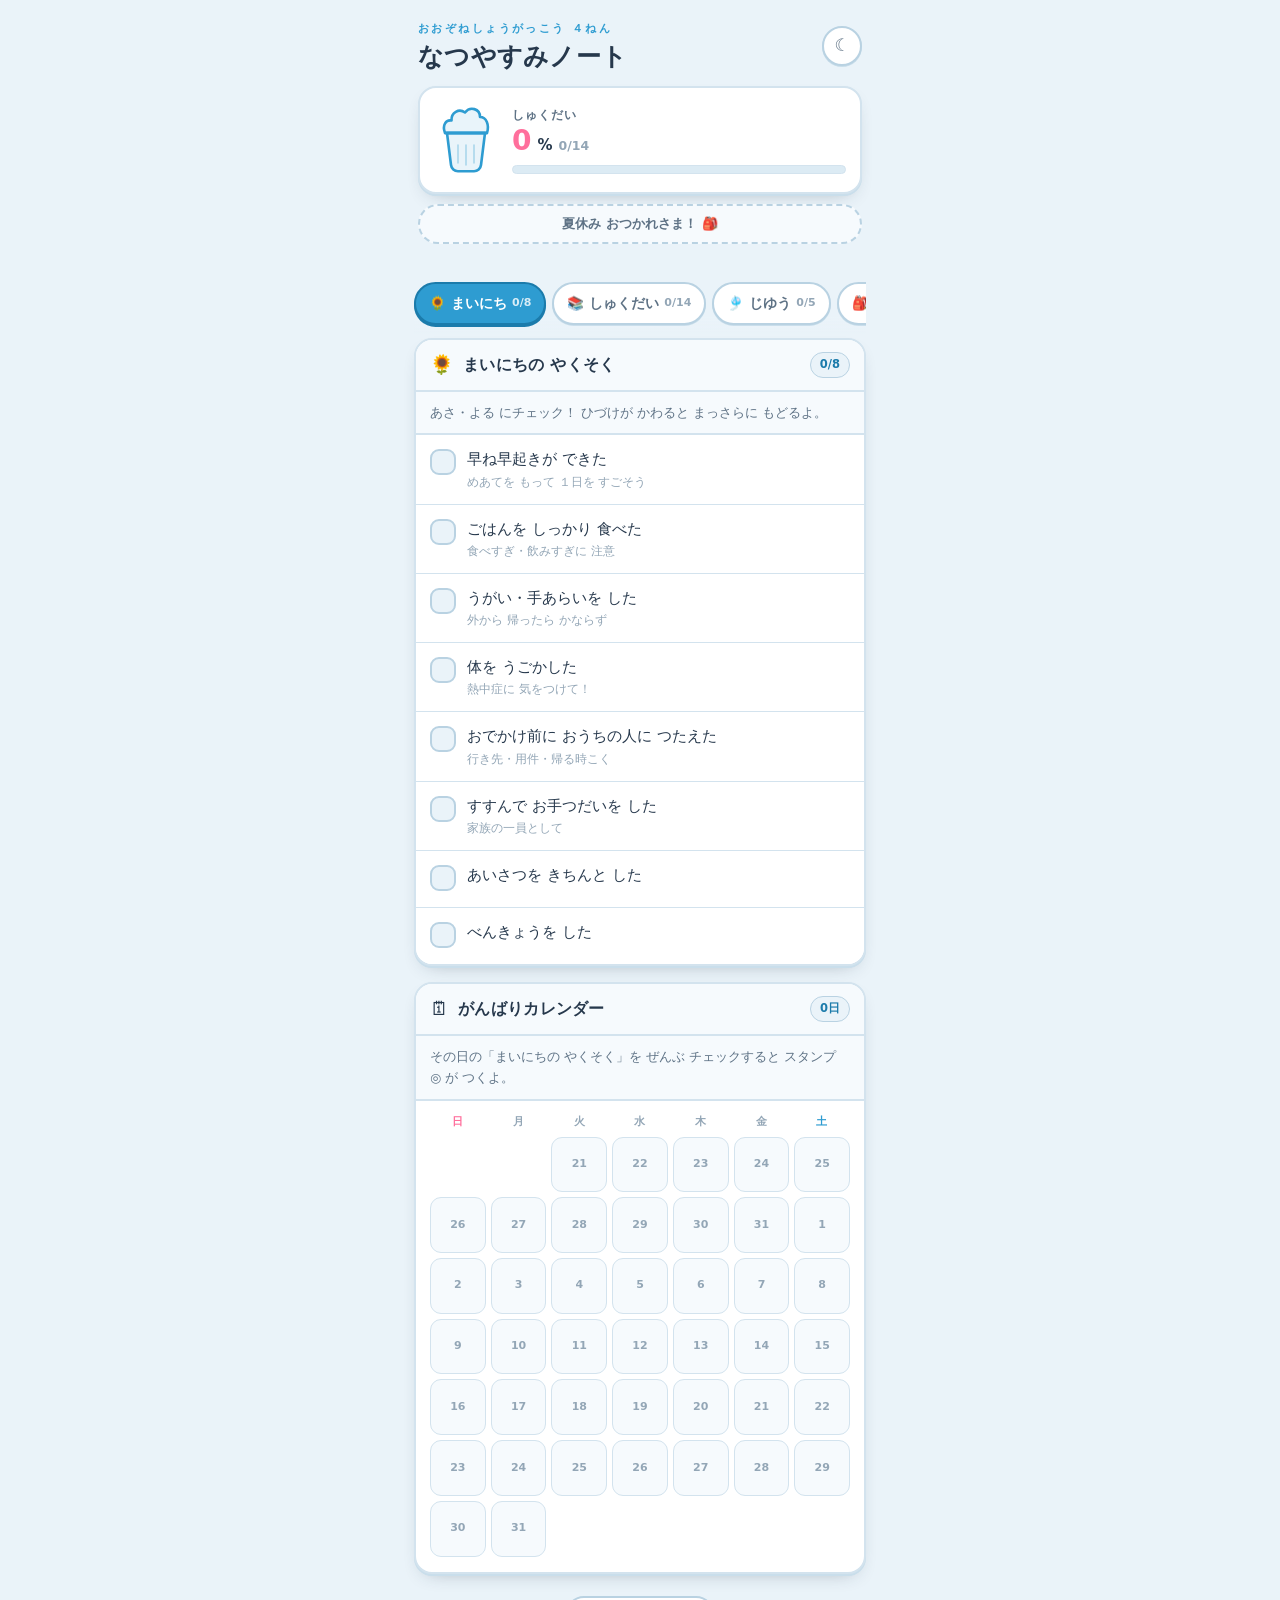
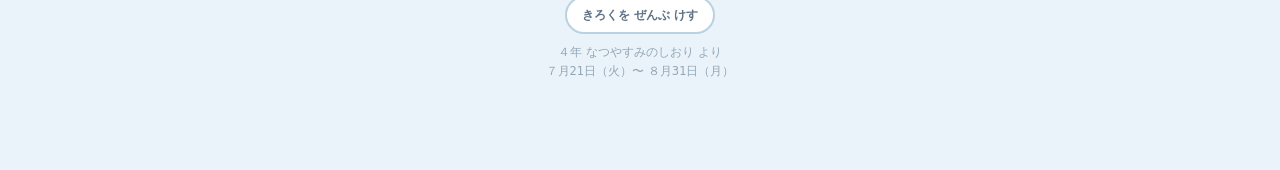
<file: natsuyasumi-checklist/index.html>
<!doctype html>
<html lang="ja">
<head>
<meta charset="utf-8">
<meta name="viewport" content="width=device-width, initial-scale=1, viewport-fit=cover">
<title>なつやすみノート</title>
<meta name="description" content="小学4年生の夏休みのしおりを、スマホでチェックできるチェックリストにしたものです。">
<meta name="color-scheme" content="light dark">
<meta name="theme-color" content="#EAF3F9" media="(prefers-color-scheme: light)">
<meta name="theme-color" content="#131C2F" media="(prefers-color-scheme: dark)">
<meta name="apple-mobile-web-app-capable" content="yes">
<meta name="apple-mobile-web-app-title" content="なつやすみノート">
<meta name="apple-mobile-web-app-status-bar-style" content="default">
<meta name="robots" content="noindex">
<link rel="icon" href="data:image/svg+xml,%3Csvg%20xmlns%3D%22http%3A%2F%2Fwww.w3.org%2F2000%2Fsvg%22%20viewBox%3D%220%200%2064%2064%22%3E%3Ctext%20y%3D%2252%22%20font-size%3D%2252%22%3E%F0%9F%8D%A7%3C%2Ftext%3E%3C%2Fsvg%3E">
<link rel="apple-touch-icon" href="apple-touch-icon.png">
<link rel="manifest" href="manifest.webmanifest">
<style>
*{margin:0}
html{-webkit-text-size-adjust:100%}
img,svg,canvas{display:block;max-width:100%}
button,input{font:inherit;color:inherit}
body{padding-top:env(safe-area-inset-top);padding-bottom:env(safe-area-inset-bottom)}
</style>
</head>
<body>
<style>
/* ---------- tokens: light (soda paper) ---------- */
:root{
  --paper:#EAF3F9;
  --paper-2:#DCEBF4;
  --card:#FFFFFF;
  --card-2:#F6FAFD;
  --ink:#26384C;
  --ink-soft:#5E7285;
  --ink-faint:#93A6B6;
  --line:#D3E3EE;
  --line-strong:#B9D2E2;

  --ramune:#2E9CD1;
  --ramune-deep:#1B7BAB;
  --ichigo:#FF6F9C;
  --ichigo-deep:#E05480;
  --melon:#5CC98B;
  --lemon:#FFCF4D;

  --done-bg:#F0FAF4;
  --done-line:#BCE6CE;

  --shadow:0 2px 0 #C9DEEB, 0 8px 20px -12px rgba(38,56,76,.45);
  --shadow-sm:0 1px 0 #C9DEEB;
  --radius:18px;
}
@media (prefers-color-scheme: dark){
  :root:not([data-theme="light"]){
    --paper:#131C2F;
    --paper-2:#0E1626;
    --card:#1E2A42;
    --card-2:#23304A;
    --ink:#E9F2FA;
    --ink-soft:#A7BBD0;
    --ink-faint:#7286A0;
    --line:#33415E;
    --line-strong:#445575;

    --ramune:#59BEEA;
    --ramune-deep:#8FD6F5;
    --ichigo:#FF87AE;
    --ichigo-deep:#FFA6C4;
    --melon:#77DCA2;
    --lemon:#FFDA76;

    --done-bg:#1B3A2C;
    --done-line:#2F6B4B;

    --shadow:0 2px 0 #0C1425, 0 10px 24px -14px rgba(0,0,0,.8);
    --shadow-sm:0 1px 0 #0C1425;
  }
}
:root[data-theme="dark"]{
  --paper:#131C2F;
  --paper-2:#0E1626;
  --card:#1E2A42;
  --card-2:#23304A;
  --ink:#E9F2FA;
  --ink-soft:#A7BBD0;
  --ink-faint:#7286A0;
  --line:#33415E;
  --line-strong:#445575;

  --ramune:#59BEEA;
  --ramune-deep:#8FD6F5;
  --ichigo:#FF87AE;
  --ichigo-deep:#FFA6C4;
  --melon:#77DCA2;
  --lemon:#FFDA76;

  --done-bg:#1B3A2C;
  --done-line:#2F6B4B;

  --shadow:0 2px 0 #0C1425, 0 10px 24px -14px rgba(0,0,0,.8);
  --shadow-sm:0 1px 0 #0C1425;
}

*,*::before,*::after{ box-sizing:border-box; }

body{
  margin:0;
  background:var(--paper);
  color:var(--ink);
  font-family:"Hiragino Maru Gothic ProN","ヒラギノ丸ゴ ProN W4","Hiragino Maru Gothic Pro",
              "Yu Gothic Medium","YuGothic","Hiragino Kaku Gothic ProN","Meiryo",
              system-ui,-apple-system,sans-serif;
  font-size:16px;
  line-height:1.7;
  -webkit-text-size-adjust:100%;
  -webkit-tap-highlight-color:transparent;
  overflow-x:hidden;
}

.app{
  max-width:480px;
  margin:0 auto;
  padding:0 14px 88px;
}

/* ---------- header ---------- */
.hd{
  position:relative;
  padding:20px 4px 14px;
}
.hd-top{
  display:flex;
  align-items:center;
  justify-content:space-between;
  gap:10px;
}
.brand{ display:flex; flex-direction:column; gap:2px; }
.brand .eyebrow{
  font-size:11px;
  letter-spacing:.22em;
  color:var(--ramune);
  font-weight:700;
}
.brand h1{
  margin:0;
  font-size:25px;
  line-height:1.24;
  font-weight:800;
  letter-spacing:.01em;
}
.brand h1 span{ display:inline-block; }

.theme-btn{
  flex:none;
  width:40px; height:40px;
  border-radius:50%;
  border:2px solid var(--line-strong);
  background:var(--card);
  color:var(--ink-soft);
  font-size:17px;
  cursor:pointer;
  display:grid; place-items:center;
  box-shadow:var(--shadow-sm);
}
.theme-btn:active{ transform:translateY(1px); }

/* ---------- kakigori gauge ---------- */
.gauge{
  margin-top:14px;
  display:flex;
  align-items:center;
  gap:14px;
  background:var(--card);
  border:2px solid var(--line);
  border-radius:var(--radius);
  padding:12px 14px;
  box-shadow:var(--shadow);
}
.gauge svg{ flex:none; width:64px; height:80px; display:block; }
.gauge-txt{ flex:1; min-width:0; }
.gauge-lab{
  font-size:12px;
  color:var(--ink-soft);
  letter-spacing:.08em;
  font-weight:700;
}
.gauge-num{
  font-size:15px;
  font-weight:800;
  font-variant-numeric:tabular-nums;
  display:flex;
  align-items:baseline;
  gap:6px;
}
.gauge-num b{ font-size:28px; color:var(--ichigo); line-height:1.1; }
.gauge-bar{
  height:9px;
  border-radius:99px;
  background:var(--paper-2);
  overflow:hidden;
  margin-top:7px;
  border:1px solid var(--line);
}
.gauge-bar i{
  display:block; height:100%;
  border-radius:99px;
  background:linear-gradient(90deg,var(--lemon),var(--ichigo));
  transition:width .6s cubic-bezier(.2,.9,.25,1);
}
.days{
  margin-top:10px;
  display:flex;
  align-items:center;
  justify-content:center;
  gap:8px;
  font-size:13px;
  font-weight:700;
  color:var(--ink-soft);
  background:var(--card-2);
  border:2px dashed var(--line-strong);
  border-radius:99px;
  padding:7px 12px;
}
.days b{
  font-size:20px;
  color:var(--ramune);
  font-variant-numeric:tabular-nums;
}

/* ---------- tabs ---------- */
.tabs{
  position:sticky;
  top:0;
  z-index:30;
  display:flex;
  gap:6px;
  padding:10px 0 9px;
  margin:14px 0 0;
  overflow-x:auto;
  scrollbar-width:none;
  background:linear-gradient(var(--paper) 72%, transparent);
}
.tabs::-webkit-scrollbar{ display:none; }
.tab{
  flex:none;
  border:2px solid var(--line-strong);
  background:var(--card);
  color:var(--ink-soft);
  font-family:inherit;
  font-size:13.5px;
  font-weight:800;
  padding:8px 13px;
  border-radius:99px;
  cursor:pointer;
  box-shadow:var(--shadow-sm);
  display:flex; align-items:center; gap:5px;
  white-space:nowrap;
}
.tab .cnt{
  font-size:11px;
  font-variant-numeric:tabular-nums;
  color:var(--ink-faint);
  font-weight:700;
}
.tab[aria-selected="true"]{
  background:var(--ramune);
  border-color:var(--ramune-deep);
  color:#fff;
  box-shadow:0 2px 0 var(--ramune-deep);
}
.tab[aria-selected="true"] .cnt{ color:rgba(255,255,255,.82); }
.tab:focus-visible,.theme-btn:focus-visible,.row:focus-visible,
.bk input:focus-visible,.mini:focus-visible{
  outline:3px solid var(--lemon);
  outline-offset:2px;
}

/* ---------- panels ---------- */
.panel[hidden]{ display:none; }
.panel{ display:flex; flex-direction:column; gap:16px; padding-top:4px; }

.card{
  background:var(--card);
  border:2px solid var(--line);
  border-radius:var(--radius);
  box-shadow:var(--shadow);
  overflow:hidden;
}
.card-hd{
  display:flex;
  align-items:center;
  gap:9px;
  padding:12px 14px;
  border-bottom:2px solid var(--line);
  background:var(--card-2);
}
.card-hd .ic{ font-size:19px; line-height:1; }
.card-hd h2{
  margin:0;
  font-size:15.5px;
  font-weight:800;
  flex:1;
  letter-spacing:.02em;
}
.card-hd .pill{
  font-size:11.5px;
  font-weight:800;
  font-variant-numeric:tabular-nums;
  color:var(--ramune-deep);
  background:var(--paper);
  border:1.5px solid var(--line-strong);
  border-radius:99px;
  padding:2px 9px;
}
.card-hd .pill.full{
  color:#fff;
  background:var(--melon);
  border-color:var(--melon);
}
.note{
  padding:10px 14px;
  font-size:12.5px;
  color:var(--ink-soft);
  background:var(--card-2);
  border-bottom:2px solid var(--line);
}

/* ---------- check rows ---------- */
.row{
  position:relative;
  display:flex;
  align-items:flex-start;
  gap:11px;
  width:100%;
  text-align:left;
  padding:13px 14px;
  border:0;
  border-bottom:1.5px solid var(--line);
  background:var(--card);
  color:var(--ink);
  font-family:inherit;
  font-size:15px;
  line-height:1.55;
  cursor:pointer;
  -webkit-appearance:none;
  appearance:none;
}
.row:last-child{ border-bottom:0; }
.row.sub{ padding-left:34px; font-size:14px; }
.row.on{ background:var(--done-bg); border-bottom-color:var(--done-line); }

.box{
  flex:none;
  width:26px; height:26px;
  margin-top:1px;
  border-radius:9px;
  border:2.5px solid var(--line-strong);
  background:var(--paper);
  display:grid;
  place-items:center;
  transition:background .18s ease, border-color .18s ease, transform .18s cubic-bezier(.3,1.6,.5,1);
}
.row.sub .box{ width:22px; height:22px; border-radius:8px; }
.box svg{ width:15px; height:15px; stroke-dasharray:26; stroke-dashoffset:26; }
.row.sub .box svg{ width:13px; height:13px; }
.row.on .box{
  background:var(--melon);
  border-color:var(--melon);
  transform:scale(1.06);
}
.row.on .box svg{ stroke-dashoffset:0; transition:stroke-dashoffset .3s ease .05s; }

.row .lab{ flex:1; min-width:0; }
.row .lab small{
  display:block;
  font-size:12px;
  color:var(--ink-faint);
  line-height:1.5;
  margin-top:1px;
}
.row.on .lab{ color:var(--ink-soft); }
.row.on .lab .main{ text-decoration:line-through; text-decoration-color:var(--done-line); text-decoration-thickness:2px; }

/* sticker that stamps in */
.sticker{
  flex:none;
  width:30px; height:30px;
  display:grid; place-items:center;
  font-size:20px;
  line-height:1;
  opacity:0;
  transform:scale(.2) rotate(-40deg);
  transition:opacity .18s ease, transform .18s ease;
  filter:drop-shadow(0 2px 2px rgba(38,56,76,.25));
}
.row.on .sticker{ opacity:1; }
.row.on.pop .sticker{ animation:stamp .55s cubic-bezier(.22,1.4,.36,1) forwards; }
.row.on:not(.pop) .sticker{ transform:scale(1) rotate(-9deg); }
@keyframes stamp{
  0%{ opacity:0; transform:scale(2.4) rotate(22deg); }
  45%{ opacity:1; transform:scale(.82) rotate(-16deg); }
  70%{ transform:scale(1.12) rotate(-4deg); }
  100%{ opacity:1; transform:scale(1) rotate(-9deg); }
}
.row.pop{ animation:wob .45s ease; }
@keyframes wob{
  0%,100%{ transform:translateX(0); }
  25%{ transform:translateX(-3px) }
  55%{ transform:translateX(3px) }
  80%{ transform:translateX(-1px) }
}

/* ---------- book memo ---------- */
.bk{
  display:flex; align-items:center; gap:10px;
  padding:9px 14px 9px 34px;
  border-bottom:1.5px solid var(--line);
}
.bk:last-child{ border-bottom:0; }
.bk .n{
  flex:none; width:22px; height:22px;
  border-radius:50%;
  display:grid; place-items:center;
  font-size:11.5px; font-weight:800;
  background:var(--paper-2); color:var(--ink-soft);
  font-variant-numeric:tabular-nums;
  border:1.5px solid var(--line-strong);
}
.bk.on .n{ background:var(--melon); border-color:var(--melon); color:#fff; }
.bk input{
  flex:1; min-width:0;
  font-family:inherit; font-size:14px;
  color:var(--ink);
  background:transparent;
  border:0;
  border-bottom:2px dotted var(--line-strong);
  padding:5px 2px;
}
.bk input::placeholder{ color:var(--ink-faint); }
.bk input:focus{ outline:none; border-bottom-color:var(--ichigo); }

/* ---------- calendar stamps ---------- */
.cal{ padding:12px 14px 15px; }
.cal-wk{
  display:grid; grid-template-columns:repeat(7,1fr);
  gap:5px; margin-bottom:6px;
}
.cal-wk span{
  text-align:center; font-size:10.5px; font-weight:800;
  color:var(--ink-faint); letter-spacing:.04em;
}
.cal-wk span:first-child{ color:var(--ichigo); }
.cal-wk span:last-child{ color:var(--ramune); }
.cal-grid{ display:grid; grid-template-columns:repeat(7,1fr); gap:5px; }
.dy{
  aspect-ratio:1;
  border-radius:11px;
  display:grid; place-items:center;
  font-size:11px; font-weight:700;
  font-variant-numeric:tabular-nums;
  color:var(--ink-faint);
  background:var(--card-2);
  border:1.5px solid var(--line);
  position:relative;
}
.dy.blank{ background:transparent; border:0; }
.dy.stamped{
  background:var(--lemon);
  border-color:var(--lemon);
  color:transparent;
  font-size:0;
}
.dy.stamped::after{ content:"◎"; font-size:15px; color:#B0641B; }
.dy.today{ border-color:var(--ichigo); border-width:2.5px; color:var(--ichigo); }

/* ---------- info / rules ---------- */
details.rule{
  border-bottom:1.5px solid var(--line);
}
details.rule:last-of-type{ border-bottom:0; }
details.rule summary{
  list-style:none;
  cursor:pointer;
  padding:13px 14px;
  font-size:14.5px;
  font-weight:800;
  display:flex; align-items:center; gap:9px;
}
details.rule summary::-webkit-details-marker{ display:none; }
details.rule summary .ar{
  margin-left:auto; color:var(--ink-faint); font-size:13px;
  transition:transform .25s ease;
}
details.rule[open] summary .ar{ transform:rotate(90deg); }
details.rule ul{
  margin:0; padding:0 16px 14px 40px;
  font-size:13.5px; color:var(--ink-soft);
  display:flex; flex-direction:column; gap:7px;
}
details.rule li::marker{ color:var(--ramune); }

.info{ padding:13px 15px; font-size:13.5px; color:var(--ink-soft); }
.info dl{ margin:0; display:grid; grid-template-columns:auto 1fr; gap:7px 12px; align-items:baseline; }
.info dt{ font-weight:800; color:var(--ink); font-size:12.5px; white-space:nowrap; }
.info dd{ margin:0; }
.info a{ color:var(--ramune-deep); font-weight:800; text-decoration:none; border-bottom:2px solid var(--line-strong); }
.warn{
  margin:11px 15px 14px;
  padding:10px 12px;
  border-radius:12px;
  background:var(--paper-2);
  border:2px dashed var(--line-strong);
  font-size:12.5px;
  color:var(--ink-soft);
}
table.tt{
  width:100%; border-collapse:collapse; font-size:13.5px;
}
table.tt th,table.tt td{
  padding:8px 12px; text-align:left;
  border-bottom:1.5px solid var(--line);
}
table.tt thead th{
  font-size:11.5px; letter-spacing:.06em; color:var(--ink-faint);
  background:var(--card-2);
}
table.tt tbody th{ font-weight:800; white-space:nowrap; width:1%; }
table.tt tr:last-child td,table.tt tr:last-child th{ border-bottom:0; }
.tt-wrap{ overflow-x:auto; }

/* ---------- reset ---------- */
.foot{
  margin-top:22px;
  display:flex; flex-direction:column; align-items:center; gap:9px;
  color:var(--ink-faint); font-size:11.5px; text-align:center;
}
.mini{
  border:2px solid var(--line-strong);
  background:var(--card);
  color:var(--ink-soft);
  font-family:inherit; font-size:12px; font-weight:800;
  border-radius:99px; padding:7px 15px; cursor:pointer;
}

/* ---------- fx ---------- */
#fx{
  position:fixed; inset:0;
  width:100%; height:100%;
  pointer-events:none;
  z-index:90;
}
#toast{
  position:fixed;
  left:50%; bottom:26px;
  transform:translate(-50%,26px);
  z-index:95;
  background:var(--ichigo);
  color:#fff;
  font-weight:800; font-size:14px;
  line-height:1.5;
  padding:11px 20px;
  border-radius:99px;
  box-shadow:0 8px 24px -8px rgba(255,111,156,.75);
  opacity:0;
  transition:opacity .3s ease, transform .4s cubic-bezier(.2,1.4,.4,1);
  pointer-events:none;
  max-width:min(92vw,420px); text-align:center;
}
#toast.show{ opacity:1; transform:translate(-50%,0); }

@media (prefers-reduced-motion: reduce){
  *{ animation-duration:.001ms !important; animation-iteration-count:1 !important; transition-duration:.001ms !important; }
}
</style>

<canvas id="fx" aria-hidden="true"></canvas>
<div id="toast" role="status" aria-live="polite"></div>

<div class="app">
  <header class="hd">
    <div class="hd-top">
      <div class="brand">
        <span class="eyebrow">おおぞねしょうがっこう ４ねん</span>
        <h1><span>なつやすみノート</span></h1>
      </div>
      <button class="theme-btn" id="themeBtn" type="button" aria-label="いろを かえる">☾</button>
    </div>

    <div class="gauge">
      <svg viewBox="0 0 64 80" role="img" aria-label="しゅくだいの すすみぐあい">
        <defs>
          <path id="iceP" d="M11 33C8 25 12 19.5 17.5 20.5 17 12.5 25 8 31 12.5 36 6 46 8.5 46 17c6.5 0 9.5 8 7 16Z"/>
          <path id="cupP"  d="M13 33h38l-4 32a7 7 0 0 1-7 6.2H24a7 7 0 0 1-7-6.2Z"/>
          <clipPath id="cupClip">
            <use href="#iceP"/>
            <use href="#cupP"/>
          </clipPath>
          <linearGradient id="syrup" x1="0" y1="1" x2="0" y2="0">
            <stop offset="0" stop-color="#E8437B"/>
            <stop offset="1" stop-color="#FF8FB4"/>
          </linearGradient>
        </defs>
        <g clip-path="url(#cupClip)">
          <rect x="0" y="0" width="64" height="80" fill="#FFFFFF"/>
          <rect x="0" y="0" width="64" height="80" fill="#D7EBF6" opacity=".55"/>
          <rect id="syrupFill" x="0" y="80" width="64" height="80" fill="url(#syrup)"/>
        </g>
        <use href="#iceP" fill="none" stroke="#2E9CD1" stroke-width="2.6" stroke-linejoin="round"/>
        <use href="#cupP" fill="none" stroke="#2E9CD1" stroke-width="2.6" stroke-linejoin="round"/>
        <path d="M11.5 33h41" stroke="#2E9CD1" stroke-width="2.8" stroke-linecap="round"/>
        <path d="M24 45v18M32 45v20M40 45v18" stroke="#2E9CD1" stroke-width="1.4"
              stroke-linecap="round" opacity=".38"/>
        <g id="cherry" opacity="0">
          <circle cx="45" cy="13" r="5.2" fill="#E8437B" stroke="#B32B57" stroke-width="1.6"/>
          <path d="M45 8c1-4.5 4-6 7.5-6" fill="none" stroke="#4C8B3A" stroke-width="1.8" stroke-linecap="round"/>
        </g>
      </svg>
      <div class="gauge-txt">
        <div class="gauge-lab">しゅくだい</div>
        <div class="gauge-num"><b id="hwPct">0</b>% <span id="hwFrac" style="color:var(--ink-faint);font-size:12.5px;">0/0</span></div>
        <div class="gauge-bar"><i id="hwBar" style="width:0%"></i></div>
      </div>
    </div>

    <div class="days" id="daysLeft"></div>
  </header>

  <nav class="tabs" id="tabs" role="tablist" aria-label="ページ"></nav>

  <main id="views"></main>

  <div class="foot">
    <button class="mini" id="resetBtn" type="button">きろくを ぜんぶ けす</button>
    <p style="margin:0">４年 なつやすみのしおり より<br>７月21日（火）〜 ８月31日（月）</p>
  </div>
</div>

<script>
(() => {
"use strict";

/* ===== 夏休み期間（しおりより） ===== */
const START = new Date(2026, 6, 21);   // 7/21
const END   = new Date(2026, 7, 31);   // 8/31

/* ===== データ（しおりの内容） ===== */
const SECTIONS = [
  {
    id:"daily", tab:"まいにち", icon:"🌻", title:"まいにちの やくそく",
    note:"あさ・よる にチェック！ ひづけが かわると まっさらに もどるよ。",
    daily:true,
    items:[
      { id:"d-wake", t:"早ね早起きが できた",           s:"めあてを もって １日を すごそう", k:"🌅" },
      { id:"d-eat",  t:"ごはんを しっかり 食べた",       s:"食べすぎ・飲みすぎに 注意", k:"🍚" },
      { id:"d-wash", t:"うがい・手あらいを した",         s:"外から 帰ったら かならず", k:"🫧" },
      { id:"d-move", t:"体を うごかした",                s:"熱中症に 気をつけて！", k:"⚽️" },
      { id:"d-tell", t:"おでかけ前に おうちの人に つたえた", s:"行き先・用件・帰る時こく", k:"👟" },
      { id:"d-help", t:"すすんで お手つだいを した",      s:"家族の一員として", k:"🧹" },
      { id:"d-aisa", t:"あいさつを きちんと した",        s:"", k:"🙌" },
      { id:"d-stdy", t:"べんきょうを した",              s:"", k:"✏️" }
    ]
  },
  {
    id:"hw", tab:"しゅくだい", icon:"📚", title:"かならず とりくむもの",
    note:"ぜんぶで ８つ。おわったら チェック！",
    counts:true,
    items:[
      { id:"h1", t:"① 夏休みプリント", s:"Teams と QRコードで 丸つけ・直し", k:"📝" },
      { id:"h2", t:"② 漢字練習ノート", s:"漢ド ⑩・⑯・㉒・㉘・㉞・㊷", k:"🈷️",
        subs:[
          { id:"h2-10", t:"漢ド ⑩" },
          { id:"h2-16", t:"漢ド ⑯" },
          { id:"h2-22", t:"漢ド ㉒" },
          { id:"h2-28", t:"漢ド ㉘" },
          { id:"h2-34", t:"漢ド ㉞" },
          { id:"h2-42", t:"漢ド ㊷" }
        ]},
      { id:"h3", t:"③ ドリルプラネットの ミッション", s:"", k:"🚀" },
      { id:"h4", t:"④ SDGsシールづくり", s:"スタディーノート", k:"🌍" },
      { id:"h5", t:"⑤ 星の観察カード", s:"よぞらを 見上げてみよう", k:"⭐️" },
      { id:"h6", t:"⑥ 絵日記（１枚）", s:"", k:"🎨" },
      { id:"h7", t:"⑦ 読書 ５さつ以上", s:"読んだ本の 題名を メモしよう", k:"📖", books:5 },
      { id:"h8", t:"⑧ 「家庭で話し合おう！ PC・スマホなどの使い方」", s:"おうちの人と いっしょに", k:"💬" }
    ]
  },
  {
    id:"free", tab:"じゆう", icon:"🎐", title:"じゆうに とりくむもの",
    note:"やりたいものに ちょうせん！ ぜんぶ やらなくても だいじょうぶ。",
    items:[
      { id:"f1", t:"自主学習", s:"", k:"🖊" },
      { id:"f2", t:"国語・図工の 作品ぼしゅう", s:"スクリレを 見てね", k:"🏆" },
      { id:"f3", t:"理科自由研究・統計グラフコンクール など", s:"", k:"🔬" },
      { id:"f4", t:"インタラクティブスタディ", s:"", k:"💻" },
      { id:"f5", t:"いばらきオンラインスタディ", s:"教科書に合わせた 授業動画が 見られます", k:"📺" }
    ]
  },
  {
    id:"pack", tab:"9/1のじゅんび", icon:"🎒", title:"９月１日（火）の もちもの",
    note:"8:05 いつもどおり 登校／４時間じゅぎょう／13:30 一斉下校",
    items:[
      { id:"p1",  t:"夏休みの宿題・作品", s:"", k:"📦" },
      { id:"p2",  t:"夏休みの計画表", s:"", k:"🗓" },
      { id:"p3",  t:"教科書・ノート類", s:"９月１日に 使う物", k:"📕" },
      { id:"p4",  t:"連絡帳", s:"", k:"📓" },
      { id:"p5",  t:"筆記用具", s:"", k:"✒️" },
      { id:"p6",  t:"上ばき", s:"", k:"👟" },
      { id:"p7",  t:"赤白帽子", s:"", k:"🧢" },
      { id:"p8",  t:"給食セット", s:"", k:"🍴" },
      { id:"p9",  t:"エプロン・バンダナ", s:"", k:"🧵" },
      { id:"p10", t:"歯みがきセット", s:"", k:"🪥" },
      { id:"p11", t:"防災ずきん", s:"", k:"🎽" },
      { id:"p12", t:"ぞうきん", s:"", k:"🧼" },
      { id:"p13", t:"リコーダー", s:"", k:"🎵" },
      { id:"p14", t:"お道具箱", s:"中を せいりして、足りない物は 夏休みに じゅんび。記名も わすれずに！", k:"🧰" },
      { id:"p15", t:"図書室で 借りた本", s:"９月３日までに 返そう", k:"📚" },
      { id:"p16", t:"学校用パソコン", s:"じゅうでんを して", k:"🔋" }
    ]
  }
];

const RULES = [
  { ic:"👟", t:"おでかけの やくそく", li:[
    "外出するときは「行き先・用件・帰たく時こく」を かならず家の人に伝える。",
    "友達の家の中で遊ぶのは、相手のお家の人がいるときだけ。",
    "子どもだけで、友達の家に泊まらない。",
    "外から帰ってきたら、かならず うがい・手洗い。"
  ]},
  { ic:"🚲", t:"交通事故に あわないために", li:[
    "自転車に乗るときは ヘルメットをかぶり、頭を守る。",
    "４年生が自転車に乗るはんいは、自分の住んでいる地区内。",
    "道路に出るときは 左右のかくにん。",
    "道路では遊ばない（ローラースケート、キックボードなど）。"
  ]},
  { ic:"🚨", t:"不しん者に 注意", li:[
    "知らない人に声をかけられても、ぜったいについていかない！",
    "おかしいと思ったら その場からにげて、家の人・110番の家・交番・学校へ連らく。",
    "ゲームセンターやショッピングセンターへ 子どもだけでは行かない。",
    "友達の住所や電話番号は ぜったいに教えない。",
    "「学校に頼まれました」という不しん電話に注意。学校は ぜったいに他の人に頼みません。"
  ]},
  { ic:"🔥", t:"きけんな あそびは しない", li:[
    "マッチ・ライターなど きけんなものは使わない。",
    "火遊びは ぜったいにしない。花火は 大人といっしょに。",
    "エアガンなどの きけんな遊びはしない。",
    "お金の貸し借り、おごる・おごってもらうは ぜったいにしない。",
    "工事現場や資材置き場には 近づかない。"
  ]},
  { ic:"🌊", t:"水の事故に 注意", li:[
    "プールに行く時は かならず家の人に伝える。できるかぎり 家の人といっしょに。",
    "川・用水路・池の近くでは 子どもだけで遊ばない。"
  ]},
  { ic:"📱", t:"インターネットの 使い方", li:[
    "タブレットやスマホは、使う時間・場所・アプリを おうちの人と話し合って きまりを作る。",
    "個人情報（名前・住所・電話番号・自分や友達の写真）は ぜったいにのせない。",
    "こまったことが起こったら かならず家の人に相談する。"
  ]}
];

/* ===== state ===== */
const KEY = "natsuyasumi-v1";
// 旧キーからの引き継ぎ。キー名を直接書かず後方一致で探す
try{
  if(!localStorage.getItem(KEY)){
    for(let i=0;i<localStorage.length;i++){
      const k = localStorage.key(i);
      if(k && k !== KEY && /-natsuyasumi-v1$/.test(k)){
        localStorage.setItem(KEY, localStorage.getItem(k));
        localStorage.removeItem(k);
        break;
      }
    }
  }
}catch(e){}
let state = { checks:{}, daily:{}, books:["","","","",""], theme:null };
try{
  const raw = localStorage.getItem(KEY);
  if(raw) state = Object.assign(state, JSON.parse(raw));
}catch(e){}
if(!Array.isArray(state.books)) state.books = ["","","","",""];

const save = () => { try{ localStorage.setItem(KEY, JSON.stringify(state)); }catch(e){} };

const todayKey = () => {
  const d = new Date();
  return d.getFullYear()+"-"+String(d.getMonth()+1).padStart(2,"0")+"-"+String(d.getDate()).padStart(2,"0");
};
const dayOf = d => d.getFullYear()+"-"+String(d.getMonth()+1).padStart(2,"0")+"-"+String(d.getDate()).padStart(2,"0");

const isOn = (secId, id) => secId === "daily"
  ? !!(state.daily[todayKey()] && state.daily[todayKey()][id])
  : !!state.checks[id];

const setOn = (secId, id, v) => {
  if(secId === "daily"){
    const k = todayKey();
    state.daily[k] = state.daily[k] || {};
    if(v) state.daily[k][id] = 1; else delete state.daily[k][id];
  }else{
    if(v) state.checks[id] = 1; else delete state.checks[id];
  }
};

/* ===== theme ===== */
const themeBtn = document.getElementById("themeBtn");
const applyTheme = () => {
  const r = document.documentElement;
  if(state.theme === "dark" || state.theme === "light") r.setAttribute("data-theme", state.theme);
  else r.removeAttribute("data-theme");
  const dark = state.theme === "dark" ||
    (!state.theme && window.matchMedia("(prefers-color-scheme: dark)").matches);
  themeBtn.textContent = dark ? "☀" : "☾";
};
themeBtn.addEventListener("click", () => {
  const dark = state.theme === "dark" ||
    (!state.theme && window.matchMedia("(prefers-color-scheme: dark)").matches);
  state.theme = dark ? "light" : "dark";
  applyTheme(); save();
});
applyTheme();

/* ===== confetti / sparkle fx (canvas) ===== */
const cv = document.getElementById("fx");
const ctx = cv.getContext("2d");
let parts = [], raf = null, dpr = 1;
const reduce = window.matchMedia("(prefers-reduced-motion: reduce)").matches;

const sizeCanvas = () => {
  dpr = Math.min(window.devicePixelRatio || 1, 2);
  cv.width = Math.floor(innerWidth * dpr);
  cv.height = Math.floor(innerHeight * dpr);
  ctx.setTransform(dpr,0,0,dpr,0,0);
};
sizeCanvas();
addEventListener("resize", sizeCanvas);

const SHAPES = ["star","heart","circle","ribbon"];
const COLORS = ["#FF6F9C","#FFCF4D","#5CC98B","#2E9CD1","#B98CFF","#FF9E5C"];

function burst(x, y, n, power){
  if(reduce) return;
  for(let i=0;i<n;i++){
    const a = Math.random()*Math.PI*2;
    const sp = (1.6 + Math.random()*4.2) * power;
    parts.push({
      x, y,
      vx: Math.cos(a)*sp,
      vy: Math.sin(a)*sp - 2.2*power,
      g: 0.16 + Math.random()*0.1,
      r: 3 + Math.random()*5,
      rot: Math.random()*Math.PI,
      vr: (Math.random()-.5)*0.32,
      life: 1,
      fade: 0.008 + Math.random()*0.009,
      c: COLORS[(Math.random()*COLORS.length)|0],
      s: SHAPES[(Math.random()*SHAPES.length)|0]
    });
  }
  if(!raf) raf = requestAnimationFrame(tick);
}

function fireworks(){
  if(reduce) return;
  const shots = 5;
  for(let i=0;i<shots;i++){
    setTimeout(() => {
      burst(innerWidth*(0.18+Math.random()*0.64), innerHeight*(0.18+Math.random()*0.34), 46, 1.5);
    }, i*230);
  }
}

function drawShape(p){
  ctx.save();
  ctx.translate(p.x, p.y);
  ctx.rotate(p.rot);
  ctx.globalAlpha = Math.max(0, Math.min(1, p.life));
  ctx.fillStyle = p.c;
  const r = p.r;
  if(p.s === "circle"){
    ctx.beginPath(); ctx.arc(0,0,r*0.8,0,Math.PI*2); ctx.fill();
  }else if(p.s === "ribbon"){
    ctx.fillRect(-r*0.5, -r*1.1, r, r*2.2);
  }else if(p.s === "heart"){
    const s = r/9;
    ctx.beginPath();
    ctx.moveTo(0, 4*s);
    ctx.bezierCurveTo(-9*s, -3*s, -4*s, -9*s, 0, -4*s);
    ctx.bezierCurveTo(4*s, -9*s, 9*s, -3*s, 0, 4*s);
    ctx.fill();
  }else{
    ctx.beginPath();
    for(let i=0;i<5;i++){
      const a1 = (i*4*Math.PI)/5 - Math.PI/2;
      ctx.lineTo(Math.cos(a1)*r, Math.sin(a1)*r);
    }
    ctx.closePath(); ctx.fill();
  }
  ctx.restore();
}

function tick(){
  ctx.clearRect(0,0,innerWidth,innerHeight);
  for(let i=parts.length-1;i>=0;i--){
    const p = parts[i];
    p.vy += p.g;
    p.vx *= 0.992;
    p.x += p.vx; p.y += p.vy;
    p.rot += p.vr;
    p.life -= p.fade;
    if(p.life <= 0 || p.y > innerHeight + 60){ parts.splice(i,1); continue; }
    drawShape(p);
  }
  if(parts.length){ raf = requestAnimationFrame(tick); }
  else { raf = null; ctx.clearRect(0,0,innerWidth,innerHeight); }
}

let toastTimer = null;
const toastEl = document.getElementById("toast");
function toast(msg){
  toastEl.textContent = msg;
  toastEl.classList.add("show");
  clearTimeout(toastTimer);
  toastTimer = setTimeout(() => toastEl.classList.remove("show"), 2400);
}
const buzz = ms => { try{ navigator.vibrate && navigator.vibrate(ms); }catch(e){} };

/* ===== build UI ===== */
const tabsEl  = document.getElementById("tabs");
const viewsEl = document.getElementById("views");

const el = (tag, cls, html) => {
  const n = document.createElement(tag);
  if(cls) n.className = cls;
  if(html != null) n.innerHTML = html;
  return n;
};
const CHECK_SVG = '<svg viewBox="0 0 24 24" fill="none" stroke="#fff" stroke-width="3.4" stroke-linecap="round" stroke-linejoin="round"><path d="M4 12.5 9.5 18 20 6.5"/></svg>';

function makeRow(sec, item, isSub, parentItem){
  const btn = el("button", "row" + (isSub ? " sub" : ""));
  btn.type = "button";
  btn.dataset.id = item.id;
  btn.dataset.sec = sec.id;
  btn.setAttribute("aria-pressed", "false");
  btn.append(el("span","box",CHECK_SVG));
  const lab = el("span","lab");
  lab.append(el("span","main",item.t));
  if(item.s) lab.append(el("small",null,item.s));
  btn.append(lab);
  btn.append(el("span","sticker", item.k || (isSub ? "🌟" : "✨")));
  btn.addEventListener("click", ev => onToggle(ev, sec, item, parentItem));
  return btn;
}

function buildSection(sec){
  const panel = el("div","panel");
  panel.id = "panel-" + sec.id;
  panel.setAttribute("role","tabpanel");
  panel.hidden = true;

  const card = el("div","card");
  const hd = el("div","card-hd");
  hd.append(el("span","ic",sec.icon));
  hd.append(el("h2",null,sec.title));
  const pill = el("span","pill","0/0");
  pill.dataset.pill = sec.id;
  hd.append(pill);
  card.append(hd);
  if(sec.note) card.append(el("div","note",sec.note));

  sec.items.forEach(item => {
    card.append(makeRow(sec, item, false));
    if(item.subs) item.subs.forEach(s => card.append(makeRow(sec, s, true, item)));
    if(item.books){
      for(let i=0;i<item.books;i++){
        const bk = el("div","bk");
        bk.dataset.bk = String(i);
        bk.append(el("span","n",String(i+1)));
        const inp = document.createElement("input");
        inp.type = "text";
        inp.placeholder = "本の だいめい を メモ";
        inp.value = state.books[i] || "";
        inp.setAttribute("aria-label", (i+1)+"さつめの 本の題名");
        inp.addEventListener("input", () => {
          state.books[i] = inp.value;
          bk.classList.toggle("on", inp.value.trim() !== "");
          save();
        });
        if(inp.value.trim() !== "") bk.classList.add("on");
        bk.append(inp);
        card.append(bk);
      }
    }
  });
  panel.append(card);

  if(sec.daily) panel.append(buildCalendar());
  if(sec.id === "pack") panel.append(buildSchedule(), buildContact());
  if(sec.id === "hw") panel.append(buildCheer());

  return panel;
}

function buildCheer(){
  const c = el("div","card");
  c.append(el("div","note",
    "こつこつ すすめると らくちん！ ぜんぶ おわったら かき氷に さくらんぼが のるよ 🍒"));
  return c;
}

function buildCalendar(){
  const c = el("div","card");
  const hd = el("div","card-hd");
  hd.append(el("span","ic","🗓"));
  hd.append(el("h2",null,"がんばりカレンダー"));
  const pill = el("span","pill","0日");
  pill.id = "calPill";
  hd.append(pill);
  c.append(hd);
  c.append(el("div","note","その日の「まいにちの やくそく」を ぜんぶ チェックすると スタンプ ◎ が つくよ。"));
  const wrap = el("div","cal");
  const wk = el("div","cal-wk");
  ["日","月","火","水","木","金","土"].forEach(d => wk.append(el("span",null,d)));
  wrap.append(wk);
  const grid = el("div","cal-grid");
  grid.id = "calGrid";
  wrap.append(grid);
  c.append(wrap);
  return c;
}

function buildSchedule(){
  const c = el("div","card");
  const hd = el("div","card-hd");
  hd.append(el("span","ic","🔔"));
  hd.append(el("h2",null,"９月１日（火）の じかんわり"));
  c.append(hd);
  c.append(el("div","note","8:05 通常どおりの登校【４時間授業】／13:30 一斉下校"));
  const wrap = el("div","tt-wrap");
  wrap.innerHTML =
    '<table class="tt"><thead><tr><th>じかん</th><th>１組</th><th>２組</th></tr></thead><tbody>' +
    '<tr><th>１時間目</th><td colspan="2">算数（たしかめテスト）</td></tr>' +
    '<tr><th>２時間目</th><td colspan="2">国語（たしかめテスト）</td></tr>' +
    '<tr><th>３時間目</th><td>図工</td><td>理科</td></tr>' +
    '<tr><th>４時間目</th><td colspan="2">音楽</td></tr>' +
    '</tbody></table>';
  c.append(wrap);
  return c;
}

function buildContact(){
  const c = el("div","card");
  const hd = el("div","card-hd");
  hd.append(el("span","ic","☎️"));
  hd.append(el("h2",null,"夏休みの れんらくさき"));
  c.append(hd);
  const info = el("div","info");
  info.innerHTML =
    '<dl>' +
    '<dt>学校</dt><dd>電話番号は しおりを 見てください<br>' +
    '<span style="font-size:12.5px">月〜金 8:00〜16:30 に 日直がいます</span></dd>' +
    '<dt>閉庁日</dt><dd>８月10日（月）〜14日（金）は 学校閉庁日</dd>' +
    '<dt>きんきゅう時</dt><dd>市の教育委員会（8:45〜16:30）<br>' +
    '<span style="font-size:12.5px">※ 事件・事故に巻きこまれた場合のみ</span></dd>' +
    '</dl>';
  c.append(info);
  c.append(el("div","warn","引っこしや事故、入院など 大きな出来事があった時は 学校に連絡してください。"));
  return c;
}

function buildRules(){
  const panel = el("div","panel");
  panel.id = "panel-rules";
  panel.setAttribute("role","tabpanel");
  panel.hidden = true;

  const c = el("div","card");
  const hd = el("div","card-hd");
  hd.append(el("span","ic","🤝"));
  hd.append(el("h2",null,"やくそく（しおりより）"));
  c.append(hd);
  c.append(el("div","note","タップすると ひらくよ。こまったら おうちの人に そうだんしよう。"));
  RULES.forEach(r => {
    const d = document.createElement("details");
    d.className = "rule";
    const sm = document.createElement("summary");
    sm.innerHTML = '<span>'+r.ic+'</span><span>'+r.t+'</span><span class="ar">▶</span>';
    d.append(sm);
    const ul = document.createElement("ul");
    r.li.forEach(x => { const li = document.createElement("li"); li.textContent = x; ul.append(li); });
    d.append(ul);
    c.append(d);
  });
  panel.append(c);

  const c2 = el("div","card");
  const hd2 = el("div","card-hd");
  hd2.append(el("span","ic","💗"));
  hd2.append(el("h2",null,"げんきに すごすために"));
  c2.append(hd2);
  const ul = el("div","info",
    '<ul style="margin:0;padding-left:20px;display:flex;flex-direction:column;gap:7px">' +
    '<li>目的をもって １日をすごしましょう。</li>' +
    '<li>早ね早起きを 心がけましょう。</li>' +
    '<li>食べすぎ・飲みすぎに 注意しましょう。</li>' +
    '<li>虫歯や眼など、治りょうをすすめられた人は 治りょうしておきましょう。</li>' +
    '<li>暑さに負けないように 体を動かしましょう（熱中症に注意！）。</li>' +
    '<li>すすんで お手伝いをしましょう。あいさつを きちんとしましょう。</li>' +
    '</ul>');
  c2.append(ul);
  panel.append(c2);
  return panel;
}

/* ---- render tabs + panels ---- */
const ALL = SECTIONS.map(s => ({ id:s.id, tab:s.tab, icon:s.icon }));
ALL.push({ id:"rules", tab:"やくそく", icon:"🤝" });

ALL.forEach((t, i) => {
  const b = el("button","tab");
  b.type = "button";
  b.setAttribute("role","tab");
  b.setAttribute("aria-selected", i === 0 ? "true" : "false");
  b.setAttribute("aria-controls","panel-"+t.id);
  b.dataset.target = t.id;
  b.innerHTML = '<span>'+t.icon+'</span><span>'+t.tab+'</span>' +
    (t.id === "rules" ? "" : '<span class="cnt" data-cnt="'+t.id+'"></span>');
  b.addEventListener("click", () => show(t.id));
  tabsEl.append(b);
});

SECTIONS.forEach(s => viewsEl.append(buildSection(s)));
viewsEl.append(buildRules());

function show(id){
  [...tabsEl.children].forEach(b =>
    b.setAttribute("aria-selected", b.dataset.target === id ? "true" : "false"));
  [...viewsEl.children].forEach(p => { p.hidden = (p.id !== "panel-"+id); });
  const t = tabsEl.querySelector('[data-target="'+id+'"]');
  if(t) t.scrollIntoView({ block:"nearest", inline:"center", behavior: reduce ? "auto" : "smooth" });
}
show("daily");

/* ===== toggle ===== */
function onToggle(ev, sec, item, parentItem){
  const btn = ev.currentTarget;
  const now = !isOn(sec.id, item.id);
  setOn(sec.id, item.id, now);

  // 親をタップ → 子もそろえる
  if(item.subs) item.subs.forEach(s => setOn(sec.id, s.id, now));

  // 子がぜんぶ済んだら 親も自動で
  if(parentItem){
    const all = parentItem.subs.every(s => isOn(sec.id, s.id));
    setOn(sec.id, parentItem.id, all);
  }

  save();

  if(now){
    const r = btn.getBoundingClientRect();
    burst(r.left + 34, r.top + r.height/2, 22, 1);
    buzz(18);
  }
  refresh(now ? item.id : null);
  if(now) celebrate(sec);
}

/* ===== celebrate ===== */
const doneMemo = {};
function celebrate(sec){
  const st = sectionStat(sec);
  if(st.total && st.done === st.total && !doneMemo[sec.id]){
    doneMemo[sec.id] = true;
    fireworks();
    buzz([30,40,30]);
    const msg = {
      daily:"きょうの やくそく ぜんぶ できた！🎉",
      hw:"しゅくだい ぜんぶ かんりょう！🍧🍒",
      free:"じゆうの ちょうせん ぜんぶ できた！🎐",
      pack:"９月１日の じゅんび かんぺき！🎒"
    }[sec.id] || "ぜんぶ できた！ 🎉";
    setTimeout(() => toast(msg), 120);
  }
}

function sectionStat(sec){
  let done = 0, total = 0;
  sec.items.forEach(it => {
    total++; if(isOn(sec.id, it.id)) done++;
    if(it.subs) it.subs.forEach(s => { total++; if(isOn(sec.id, s.id)) done++; });
  });
  return { done, total };
}

/* ===== refresh ===== */
function refresh(popId){
  SECTIONS.forEach(sec => {
    const panel = document.getElementById("panel-"+sec.id);
    panel.querySelectorAll(".row").forEach(btn => {
      const on = isOn(sec.id, btn.dataset.id);
      const was = btn.classList.contains("on");
      btn.classList.toggle("on", on);
      btn.setAttribute("aria-pressed", on ? "true" : "false");
      btn.classList.remove("pop");
      if(on && !was && !reduce && popId){
        void btn.offsetWidth;
        btn.classList.add("pop");
      }
    });
    const st = sectionStat(sec);
    if(st.done !== st.total) doneMemo[sec.id] = false;
    const pill = panel.querySelector('[data-pill="'+sec.id+'"]');
    if(pill){
      pill.textContent = st.done + "/" + st.total;
      pill.classList.toggle("full", st.total > 0 && st.done === st.total);
    }
    const cnt = tabsEl.querySelector('[data-cnt="'+sec.id+'"]');
    if(cnt) cnt.textContent = st.done + "/" + st.total;
  });

  // かき氷ゲージ = しゅくだい
  const hw = SECTIONS.find(s => s.id === "hw");
  const st = sectionStat(hw);
  const pct = st.total ? Math.round(st.done / st.total * 100) : 0;
  document.getElementById("hwPct").textContent = pct;
  document.getElementById("hwFrac").textContent = st.done + "/" + st.total;
  document.getElementById("hwBar").style.width = pct + "%";
  const fill = document.getElementById("syrupFill");
  fill.setAttribute("y", String(80 - (80 * pct / 100)));
  fill.setAttribute("height", String(80 * pct / 100 + 0.5));
  document.getElementById("cherry").setAttribute("opacity", pct === 100 ? "1" : "0");

  renderCal();
  renderDays();
}

/* ===== calendar ===== */
function dailyComplete(key){
  const d = SECTIONS[0];
  const rec = state.daily[key];
  if(!rec) return false;
  return d.items.every(it => rec[it.id]);
}
function renderCal(){
  const grid = document.getElementById("calGrid");
  if(!grid) return;
  grid.textContent = "";
  const lead = START.getDay();
  for(let i=0;i<lead;i++) grid.append(el("div","dy blank"));
  const tk = todayKey();
  let stamps = 0;
  for(let d = new Date(START); d <= END; d.setDate(d.getDate()+1)){
    const k = dayOf(d);
    const cell = el("div","dy", String(d.getDate()));
    if(dailyComplete(k)){ cell.classList.add("stamped"); stamps++; }
    if(k === tk) cell.classList.add("today");
    cell.title = (d.getMonth()+1)+"/"+d.getDate();
    grid.append(cell);
  }
  const pill = document.getElementById("calPill");
  if(pill){
    pill.textContent = stamps + "日";
    pill.classList.toggle("full", stamps > 0);
  }
}

/* ===== days left ===== */
function renderDays(){
  const box = document.getElementById("daysLeft");
  const now = new Date(); now.setHours(0,0,0,0);
  const MS = 86400000;
  if(now < START){
    const n = Math.round((START - now)/MS);
    box.innerHTML = '夏休みまで あと <b>'+n+'</b> 日 🌻';
  }else if(now > END){
    box.innerHTML = '夏休み おつかれさま！ 🎒';
  }else{
    const n = Math.round((END - now)/MS) + 1;
    box.innerHTML = '夏休み のこり <b>'+n+'</b> 日 ／ ８月31日（月）まで';
  }
}

/* ===== reset ===== */
document.getElementById("resetBtn").addEventListener("click", () => {
  if(!confirm("チェックと 本のメモを ぜんぶ けします。よろしいですか？")) return;
  state.checks = {}; state.daily = {}; state.books = ["","","","",""];
  save();
  document.querySelectorAll(".bk input").forEach(i => { i.value = ""; i.parentElement.classList.remove("on"); });
  Object.keys(doneMemo).forEach(k => delete doneMemo[k]);
  refresh();
});

/* 日付が変わったら「まいにち」を切りかえ */
let curDay = todayKey();
setInterval(() => {
  if(todayKey() !== curDay){ curDay = todayKey(); refresh(); }
}, 60000);
document.addEventListener("visibilitychange", () => {
  if(!document.hidden && todayKey() !== curDay){ curDay = todayKey(); refresh(); }
});

refresh();
// 起動時のアニメ抑止
document.querySelectorAll(".row.pop").forEach(r => r.classList.remove("pop"));
})();
</script>
</body>
</html>
</file>
